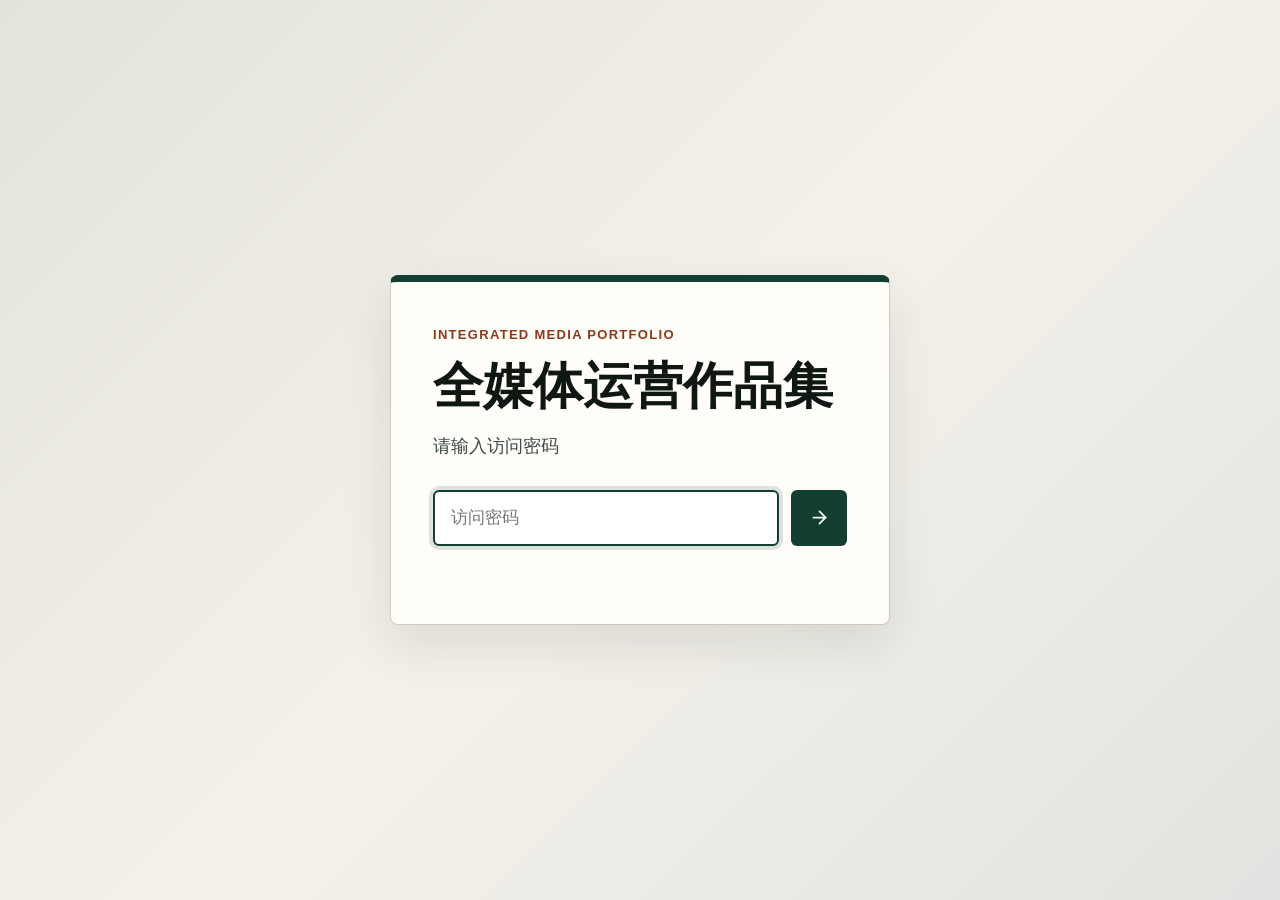
<file: index.html>
<!doctype html>
<html lang="zh-CN">
<head>
  <meta charset="utf-8">
  <meta name="viewport" content="width=device-width, initial-scale=1">
  <meta name="robots" content="noindex,nofollow">
  <meta name="theme-color" content="#f3f0e9">
  <title>全媒体运营作品集</title>
  <link rel="icon" href="favicon.svg?v=20260920n" type="image/svg+xml">
  <link rel="stylesheet" href="styles.css?v=20260919e">
  <script src="assets/vendor/lucide.min.js" defer></script>
  <script src="script.js?v=20261028b" defer></script>
</head>
<body class="is-locked">
  <div class="password-gate" id="passwordGate" role="dialog" aria-modal="true" aria-labelledby="gateTitle">
    <div class="gate-panel">
      <p class="eyebrow">Integrated Media Portfolio</p>
      <h1 id="gateTitle">全媒体运营作品集</h1>
      <p class="gate-copy">请输入访问密码</p>
      <form class="gate-form" id="passwordForm" novalidate>
        <label class="sr-only" for="passwordInput">访问密码</label>
        <div class="gate-input-row">
          <input id="passwordInput" name="password" type="password" autocomplete="current-password" inputmode="text" placeholder="访问密码" autofocus>
          <button class="primary-button" type="submit" aria-label="进入作品集">
            <i data-lucide="arrow-right" aria-hidden="true"></i>
          </button>
        </div>
        <p class="gate-error" id="gateError" role="alert" aria-live="polite"></p>
      </form>
    </div>
  </div>

  <div class="site-shell" id="siteShell" aria-hidden="true" inert>
    <aside class="sidebar">
      <a class="brand" href="#top" aria-label="返回顶部">
        <span class="brand-mark">News</span>
        <span class="brand-text">全媒体运营<br>作品集</span>
      </a>

      <nav class="section-nav" id="sectionNav" aria-label="作品分类"></nav>

      <div class="sidebar-foot">
        <p>2026 / Selected Work</p>
        <button class="ghost-button" id="lockButton" type="button">
          <i data-lucide="lock-keyhole" aria-hidden="true"></i>
          <span>锁定作品集</span>
        </button>
      </div>
    </aside>

    <main class="main-content" id="top">
      <header class="page-header">
        <p class="eyebrow">Integrated Media / 2026</p>
        <h1>全媒体运营作品集</h1>
      </header>

      <div class="sections" id="sections"></div>
    </main>
  </div>

  <div class="viewer" id="viewer" aria-hidden="true">
    <div class="viewer-backdrop" data-close-viewer></div>
    <section class="viewer-panel" role="dialog" aria-modal="true" aria-labelledby="viewerTitle">
      <header class="viewer-header">
        <div>
          <p class="eyebrow" id="viewerType"></p>
          <h2 id="viewerTitle"></h2>
        </div>
        <button class="icon-button" id="viewerClose" type="button" aria-label="关闭预览">
          <i data-lucide="x" aria-hidden="true"></i>
        </button>
      </header>
      <div class="viewer-body" id="viewerBody"></div>
    </section>
  </div>

  <noscript>本站需要启用 JavaScript 才能浏览。</noscript>
</body>
</html>
</file>
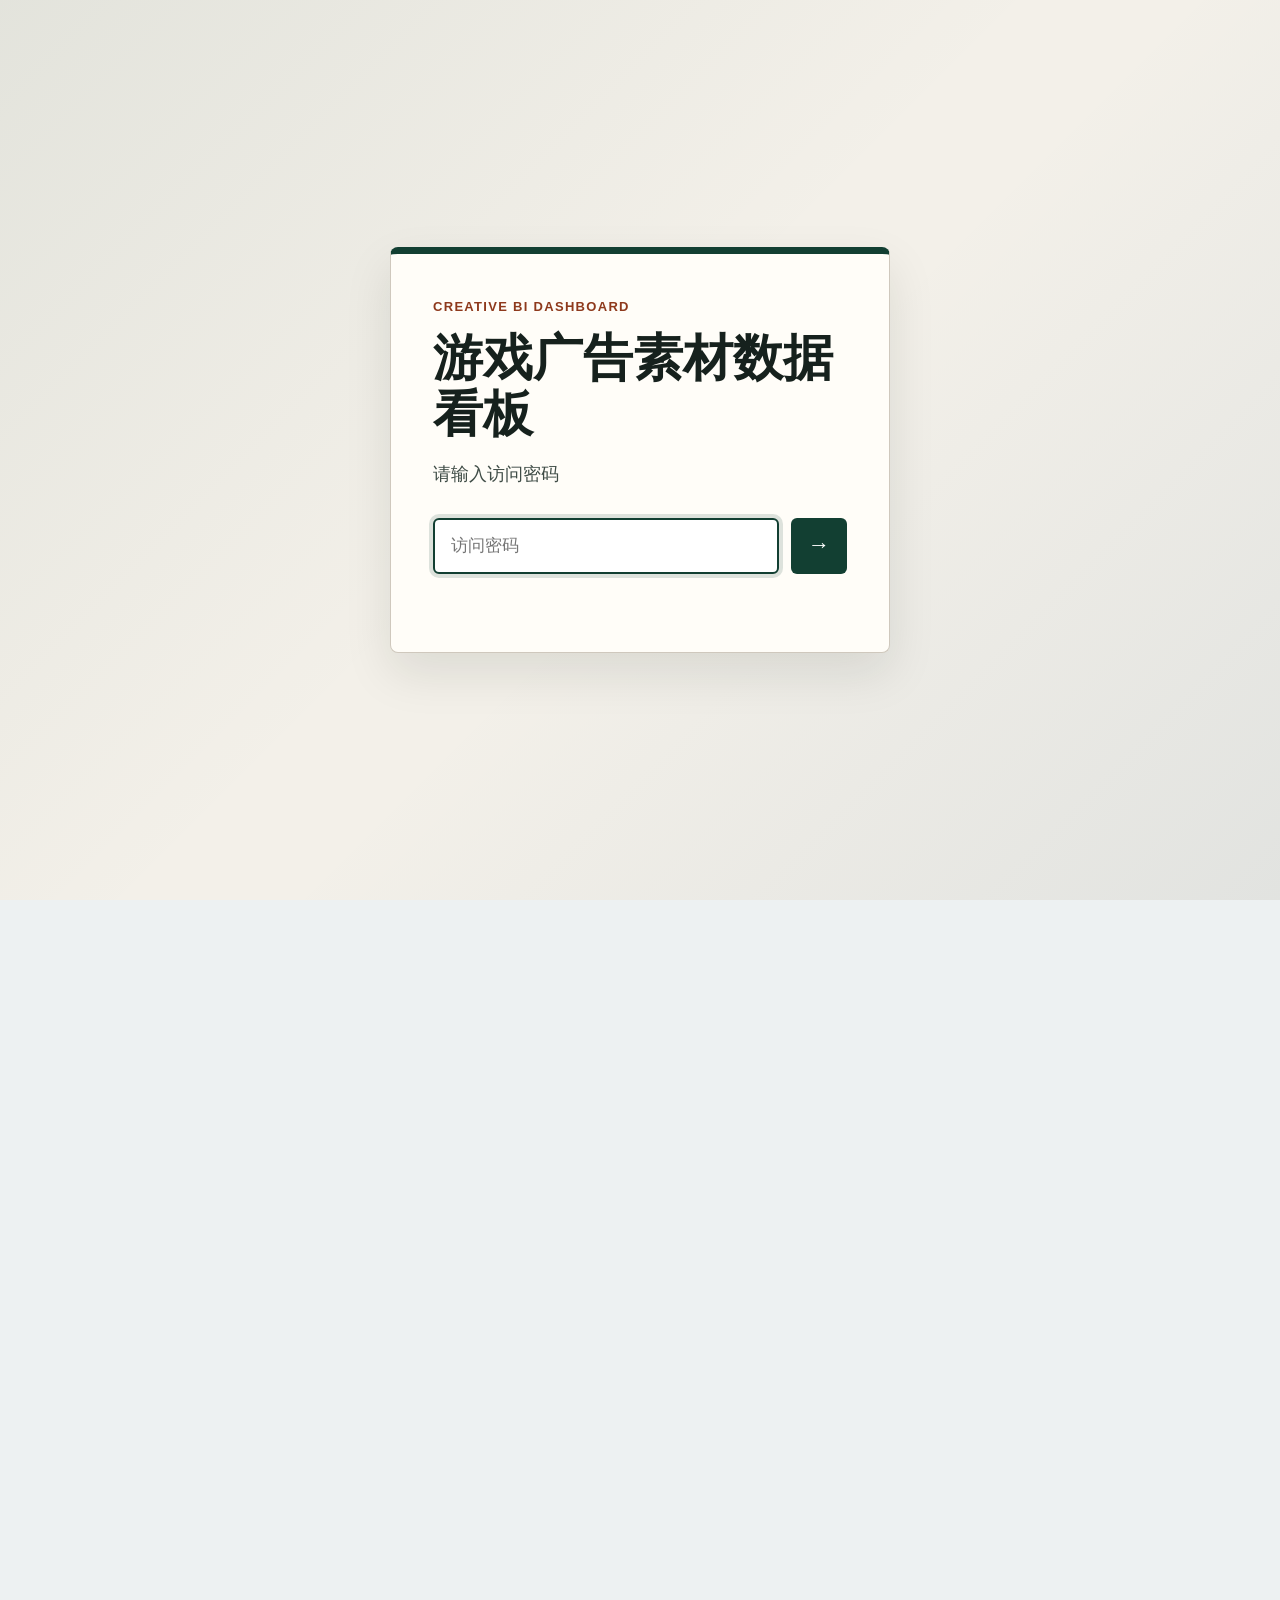
<file: analytics/index.html>
<!doctype html>
<html lang="zh-CN">
<head>
  <meta charset="utf-8">
  <meta name="viewport" content="width=device-width, initial-scale=1">
  <meta name="robots" content="noindex,nofollow">
  <title>游戏广告素材数据看板</title>
  <link rel="icon" href="../favicon.svg?v=20260920n" type="image/svg+xml">
  <link rel="stylesheet" href="../styles.css?v=20260919e">
  <link rel="stylesheet" href="styles.css?v=20260920a">
  <script src="vendor/echarts.min.js" defer></script>
  <script src="dashboard.js?v=20261028b" defer></script>
</head>
<body class="is-locked analytics-page">
  <div class="password-gate" id="passwordGate" role="dialog" aria-modal="true" aria-labelledby="gateTitle">
    <div class="gate-panel">
      <p class="eyebrow">Creative BI Dashboard</p>
      <h1 id="gateTitle">游戏广告素材数据看板</h1>
      <p class="gate-copy">请输入访问密码</p>
      <form class="gate-form" id="passwordForm" novalidate>
        <label class="sr-only" for="passwordInput">访问密码</label>
        <div class="gate-input-row">
          <input id="passwordInput" type="password" autocomplete="current-password" inputmode="text" placeholder="访问密码" autofocus>
          <button class="primary-button" type="submit" aria-label="进入看板">
            <span class="gate-arrow">→</span>
          </button>
        </div>
        <p class="gate-error" id="gateError" role="alert" aria-live="polite"></p>
      </form>
    </div>
  </div>

  <div class="analytics-shell" id="analyticsShell" aria-hidden="true" inert>
    <header class="analytics-header">
      <div class="analytics-brand">
        <span class="analytics-brand-mark">BI</span>
        <div>
          <p class="eyebrow">Operations Analytics / 2026</p>
          <h1>游戏广告素材数据看板</h1>
        </div>
      </div>
      <div class="analytics-header-actions">
        <span class="sample-badge">脱敏样例数据</span>
        <a class="back-link" href="../index.html">返回作品集</a>
      </div>
    </header>

    <main class="analytics-main">
      <section class="filter-panel" aria-label="看板筛选">
        <div class="filter-field">
          <label for="startDate">开始日期</label>
          <input id="startDate" type="date" min="2026-07-01" max="2026-08-31">
        </div>
        <div class="filter-field">
          <label for="endDate">结束日期</label>
          <input id="endDate" type="date" min="2026-07-01" max="2026-08-31">
        </div>
        <div class="filter-field filter-field--channels">
          <span>投放渠道</span>
          <div class="channel-filters" id="channelFilters"></div>
        </div>
        <div class="filter-field">
          <label for="creativeSearch">素材筛选</label>
          <input id="creativeSearch" type="search" placeholder="输入素材名称或创意ID">
        </div>
        <button class="reset-button" id="resetFilters" type="button">重置筛选</button>
      </section>

      <section class="dashboard-section">
        <div class="section-caption">
          <div>
            <p class="eyebrow">Primary Metrics</p>
            <h2>核心指标</h2>
          </div>
          <p id="dataScopeText">2026-07-01 至 2026-08-31</p>
        </div>
        <div class="primary-metrics" id="primaryMetrics"></div>
        <div class="secondary-metrics" id="secondaryMetrics"></div>
      </section>

      <section class="dashboard-section">
        <div class="section-caption">
          <div>
            <p class="eyebrow">Performance View</p>
            <h2>投放表现</h2>
          </div>
        </div>
        <div class="chart-grid">
          <article class="chart-card chart-card--wide">
            <header><h3>每日消耗</h3><span>按筛选条件汇总</span></header>
            <div class="chart" id="trendChart"></div>
          </article>
          <article class="chart-card top-creatives-card">
            <header>
              <div>
                <h3>高消耗素材 TOP 3</h3>
                <span>按渠道切换</span>
              </div>
            </header>
            <div class="channel-tabs" id="topChannelTabs"></div>
            <div class="top-creatives-list" id="topCreativesList"></div>
          </article>
        </div>
      </section>

      <section class="dashboard-section">
        <div class="section-caption">
          <div>
            <p class="eyebrow">Creative Detail</p>
            <h2>素材明细</h2>
          </div>
          <p>点击任意一行查看素材、账户整体与平台参考值对比</p>
        </div>
        <div class="creative-table-wrap">
          <table class="creative-table">
            <thead>
              <tr>
                <th>素材</th>
                <th>渠道</th>
                <th>广告组</th>
                <th><button type="button" data-sort="spend">消耗 <span></span></button></th>
                <th><button type="button" data-sort="impressions">曝光量 <span></span></button></th>
                <th><button type="button" data-sort="ctr">曝光点击率 <span></span></button></th>
                <th><button type="button" data-sort="clickDownloadRate">点击下载率 <span></span></button></th>
                <th><button type="button" data-sort="impressionDownloadRate">曝光下载率 <span></span></button></th>
                <th><button type="button" data-sort="cpm">CPM <span></span></button></th>
                <th><button type="button" data-sort="roi">ROI <span></span></button></th>
              </tr>
            </thead>
            <tbody id="creativeTableBody"></tbody>
          </table>
        </div>
        <div class="table-pagination">
          <span id="pageStatus"></span>
          <div class="pagination-controls">
            <button id="prevPage" type="button">上一页</button>
            <div id="pageNumbers"></div>
            <button id="nextPage" type="button">下一页</button>
          </div>
        </div>
      </section>
    </main>
  </div>

  <div class="detail-drawer" id="detailDrawer" aria-hidden="true">
    <button class="detail-backdrop" type="button" data-close-detail aria-label="关闭素材详情"></button>
    <aside class="detail-panel" role="dialog" aria-modal="true" aria-labelledby="detailTitle">
      <header class="detail-header">
        <div>
          <p class="eyebrow" id="detailKicker"></p>
          <h2 id="detailTitle"></h2>
        </div>
        <button class="detail-close" type="button" data-close-detail aria-label="关闭">×</button>
      </header>
      <div class="detail-body" id="detailBody"></div>
    </aside>
  </div>

  <noscript>本站需要启用 JavaScript 才能浏览。</noscript>
</body>
</html>
</file>
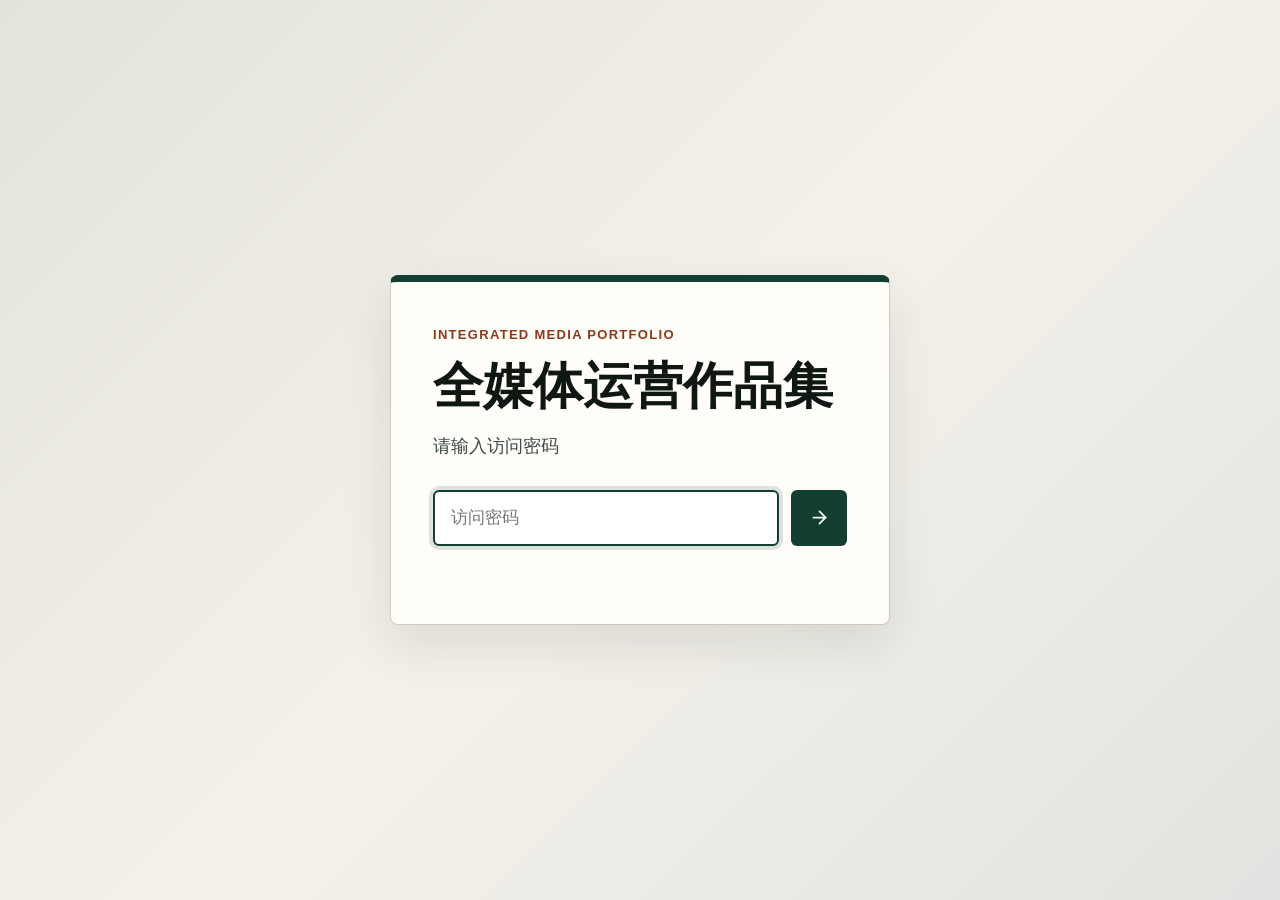
<file: :/Users/china/Documents/简历/GitHub发布/media-portfolio/index.html>
<!doctype html>
<html lang="zh-CN">
<head>
  <meta charset="utf-8">
  <meta name="viewport" content="width=device-width, initial-scale=1">
  <meta name="robots" content="noindex,nofollow">
  <meta name="theme-color" content="#f3f0e9">
  <title>全媒体运营作品集</title>
  <link rel="icon" href="favicon.svg?v=20260920n" type="image/svg+xml">
  <link rel="stylesheet" href="styles.css?v=20260919e">
  <script src="assets/vendor/lucide.min.js" defer></script>
  <script src="script.js?v=20260920k" defer></script>
</head>
<body class="is-locked">
  <div class="password-gate" id="passwordGate" role="dialog" aria-modal="true" aria-labelledby="gateTitle">
    <div class="gate-panel">
      <p class="eyebrow">Integrated Media Portfolio</p>
      <h1 id="gateTitle">全媒体运营作品集</h1>
      <p class="gate-copy">请输入访问密码</p>
      <form class="gate-form" id="passwordForm" novalidate>
        <label class="sr-only" for="passwordInput">访问密码</label>
        <div class="gate-input-row">
          <input id="passwordInput" name="password" type="password" autocomplete="current-password" inputmode="text" placeholder="访问密码" autofocus>
          <button class="primary-button" type="submit" aria-label="进入作品集">
            <i data-lucide="arrow-right" aria-hidden="true"></i>
          </button>
        </div>
        <p class="gate-error" id="gateError" role="alert" aria-live="polite"></p>
      </form>
    </div>
  </div>

  <div class="site-shell" id="siteShell" aria-hidden="true" inert>
    <aside class="sidebar">
      <a class="brand" href="#top" aria-label="返回顶部">
        <span class="brand-mark">News</span>
        <span class="brand-text">全媒体运营<br>作品集</span>
      </a>

      <nav class="section-nav" id="sectionNav" aria-label="作品分类"></nav>

      <div class="sidebar-foot">
        <p>2026 / Selected Work</p>
        <button class="ghost-button" id="lockButton" type="button">
          <i data-lucide="lock-keyhole" aria-hidden="true"></i>
          <span>锁定作品集</span>
        </button>
      </div>
    </aside>

    <main class="main-content" id="top">
      <header class="page-header">
        <p class="eyebrow">Integrated Media / 2026</p>
        <h1>全媒体运营作品集</h1>
      </header>

      <div class="sections" id="sections"></div>
    </main>
  </div>

  <div class="viewer" id="viewer" aria-hidden="true">
    <div class="viewer-backdrop" data-close-viewer></div>
    <section class="viewer-panel" role="dialog" aria-modal="true" aria-labelledby="viewerTitle">
      <header class="viewer-header">
        <div>
          <p class="eyebrow" id="viewerType"></p>
          <h2 id="viewerTitle"></h2>
        </div>
        <button class="icon-button" id="viewerClose" type="button" aria-label="关闭预览">
          <i data-lucide="x" aria-hidden="true"></i>
        </button>
      </header>
      <div class="viewer-body" id="viewerBody"></div>
    </section>
  </div>

  <noscript>本站需要启用 JavaScript 才能浏览。</noscript>
</body>
</html>
</file>
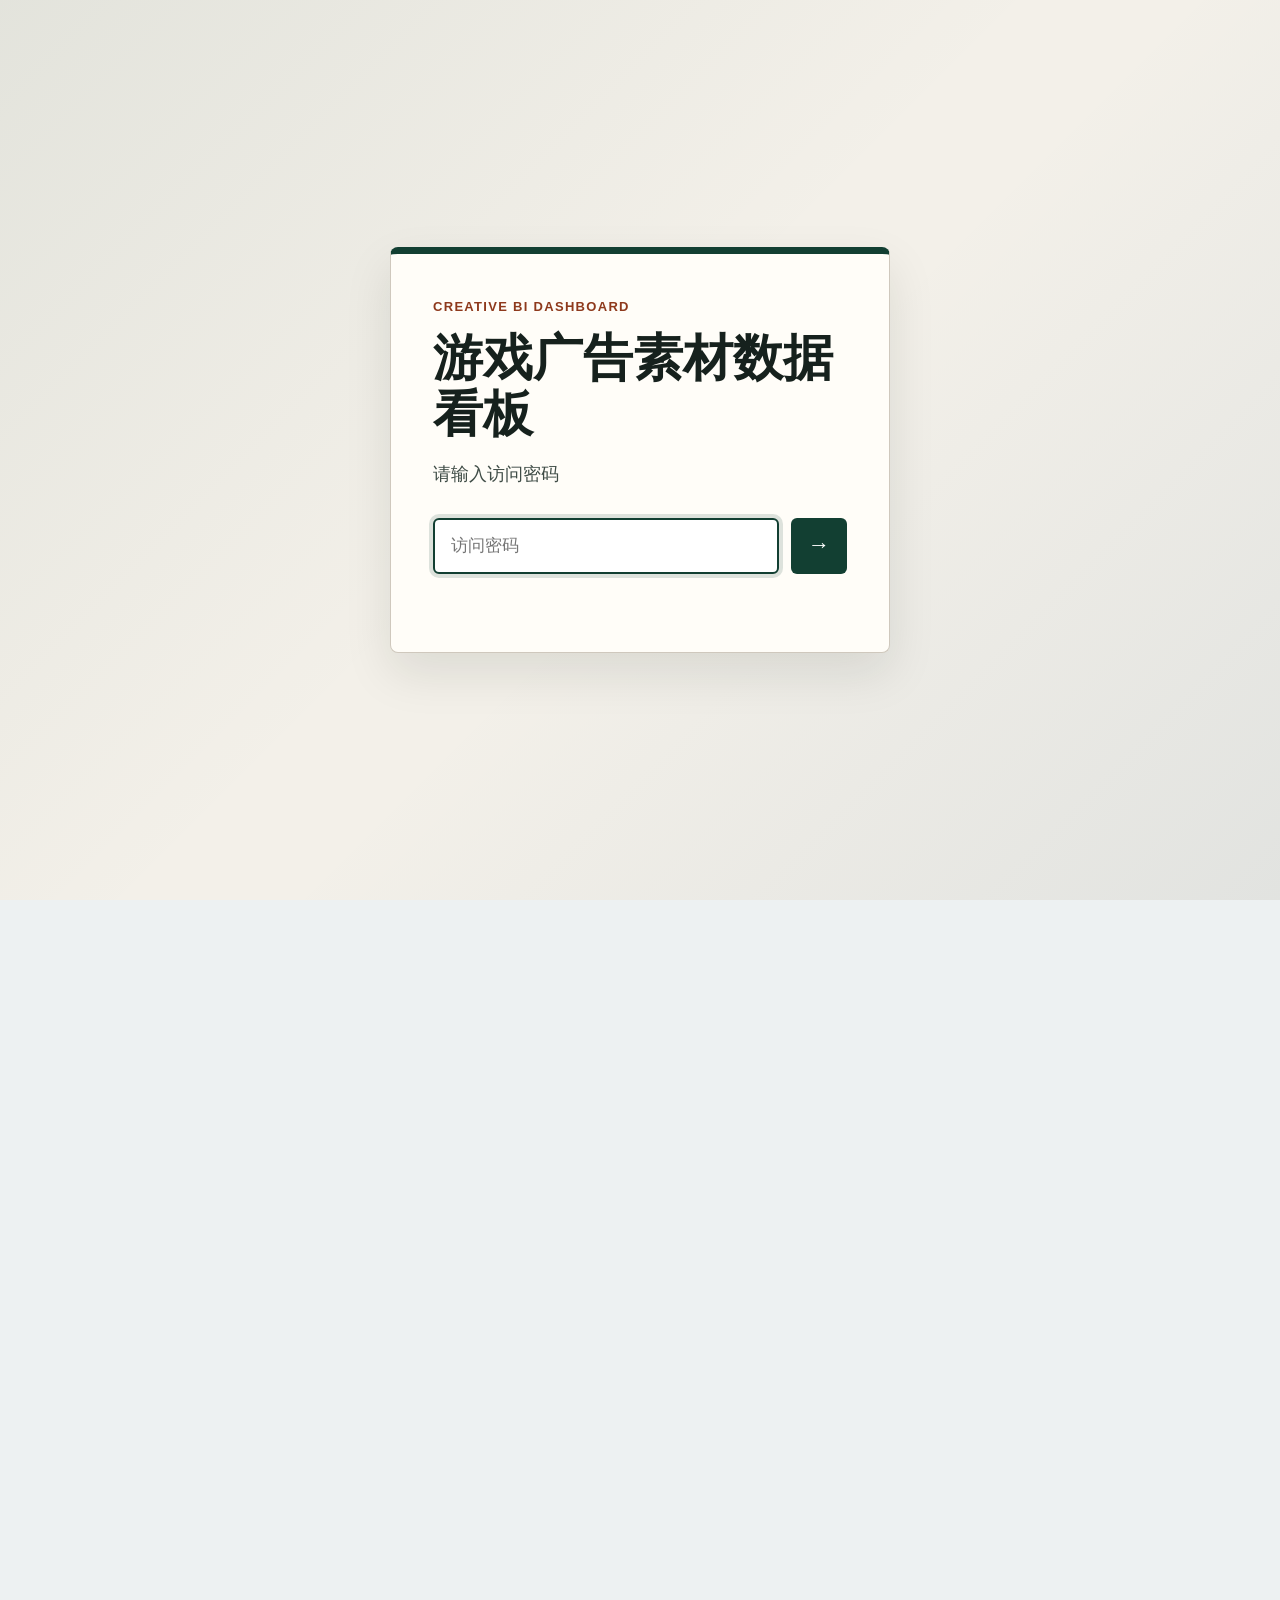
<file: :/Users/china/Documents/简历/GitHub发布/media-portfolio/analytics/index.html>
<!doctype html>
<html lang="zh-CN">
<head>
  <meta charset="utf-8">
  <meta name="viewport" content="width=device-width, initial-scale=1">
  <meta name="robots" content="noindex,nofollow">
  <title>游戏广告素材数据看板</title>
  <link rel="icon" href="../favicon.svg?v=20260920n" type="image/svg+xml">
  <link rel="stylesheet" href="../styles.css?v=20260919e">
  <link rel="stylesheet" href="styles.css?v=20260920a">
  <script src="vendor/echarts.min.js" defer></script>
  <script src="dashboard.js?v=20260920d" defer></script>
</head>
<body class="is-locked analytics-page">
  <div class="password-gate" id="passwordGate" role="dialog" aria-modal="true" aria-labelledby="gateTitle">
    <div class="gate-panel">
      <p class="eyebrow">Creative BI Dashboard</p>
      <h1 id="gateTitle">游戏广告素材数据看板</h1>
      <p class="gate-copy">请输入访问密码</p>
      <form class="gate-form" id="passwordForm" novalidate>
        <label class="sr-only" for="passwordInput">访问密码</label>
        <div class="gate-input-row">
          <input id="passwordInput" type="password" autocomplete="current-password" inputmode="text" placeholder="访问密码" autofocus>
          <button class="primary-button" type="submit" aria-label="进入看板">
            <span class="gate-arrow">→</span>
          </button>
        </div>
        <p class="gate-error" id="gateError" role="alert" aria-live="polite"></p>
      </form>
    </div>
  </div>

  <div class="analytics-shell" id="analyticsShell" aria-hidden="true" inert>
    <header class="analytics-header">
      <div class="analytics-brand">
        <span class="analytics-brand-mark">BI</span>
        <div>
          <p class="eyebrow">Operations Analytics / 2026</p>
          <h1>游戏广告素材数据看板</h1>
        </div>
      </div>
      <div class="analytics-header-actions">
        <span class="sample-badge">脱敏样例数据</span>
        <a class="back-link" href="../index.html">返回作品集</a>
      </div>
    </header>

    <main class="analytics-main">
      <section class="filter-panel" aria-label="看板筛选">
        <div class="filter-field">
          <label for="startDate">开始日期</label>
          <input id="startDate" type="date" min="2026-07-01" max="2026-08-31">
        </div>
        <div class="filter-field">
          <label for="endDate">结束日期</label>
          <input id="endDate" type="date" min="2026-07-01" max="2026-08-31">
        </div>
        <div class="filter-field filter-field--channels">
          <span>投放渠道</span>
          <div class="channel-filters" id="channelFilters"></div>
        </div>
        <div class="filter-field">
          <label for="creativeSearch">素材筛选</label>
          <input id="creativeSearch" type="search" placeholder="输入素材名称或创意ID">
        </div>
        <button class="reset-button" id="resetFilters" type="button">重置筛选</button>
      </section>

      <section class="dashboard-section">
        <div class="section-caption">
          <div>
            <p class="eyebrow">Primary Metrics</p>
            <h2>核心指标</h2>
          </div>
          <p id="dataScopeText">2026-07-01 至 2026-08-31</p>
        </div>
        <div class="primary-metrics" id="primaryMetrics"></div>
        <div class="secondary-metrics" id="secondaryMetrics"></div>
      </section>

      <section class="dashboard-section">
        <div class="section-caption">
          <div>
            <p class="eyebrow">Performance View</p>
            <h2>投放表现</h2>
          </div>
        </div>
        <div class="chart-grid">
          <article class="chart-card chart-card--wide">
            <header><h3>每日消耗</h3><span>按筛选条件汇总</span></header>
            <div class="chart" id="trendChart"></div>
          </article>
          <article class="chart-card top-creatives-card">
            <header>
              <div>
                <h3>高消耗素材 TOP 3</h3>
                <span>按渠道切换</span>
              </div>
            </header>
            <div class="channel-tabs" id="topChannelTabs"></div>
            <div class="top-creatives-list" id="topCreativesList"></div>
          </article>
        </div>
      </section>

      <section class="dashboard-section">
        <div class="section-caption">
          <div>
            <p class="eyebrow">Creative Detail</p>
            <h2>素材明细</h2>
          </div>
          <p>点击任意一行查看素材、账户整体与平台参考值对比</p>
        </div>
        <div class="creative-table-wrap">
          <table class="creative-table">
            <thead>
              <tr>
                <th>素材</th>
                <th>渠道</th>
                <th>广告组</th>
                <th><button type="button" data-sort="spend">消耗 <span></span></button></th>
                <th><button type="button" data-sort="impressions">曝光量 <span></span></button></th>
                <th><button type="button" data-sort="ctr">曝光点击率 <span></span></button></th>
                <th><button type="button" data-sort="clickDownloadRate">点击下载率 <span></span></button></th>
                <th><button type="button" data-sort="impressionDownloadRate">曝光下载率 <span></span></button></th>
                <th><button type="button" data-sort="cpm">CPM <span></span></button></th>
                <th><button type="button" data-sort="roi">ROI <span></span></button></th>
              </tr>
            </thead>
            <tbody id="creativeTableBody"></tbody>
          </table>
        </div>
        <div class="table-pagination">
          <span id="pageStatus"></span>
          <div class="pagination-controls">
            <button id="prevPage" type="button">上一页</button>
            <div id="pageNumbers"></div>
            <button id="nextPage" type="button">下一页</button>
          </div>
        </div>
      </section>
    </main>
  </div>

  <div class="detail-drawer" id="detailDrawer" aria-hidden="true">
    <button class="detail-backdrop" type="button" data-close-detail aria-label="关闭素材详情"></button>
    <aside class="detail-panel" role="dialog" aria-modal="true" aria-labelledby="detailTitle">
      <header class="detail-header">
        <div>
          <p class="eyebrow" id="detailKicker"></p>
          <h2 id="detailTitle"></h2>
        </div>
        <button class="detail-close" type="button" data-close-detail aria-label="关闭">×</button>
      </header>
      <div class="detail-body" id="detailBody"></div>
    </aside>
  </div>

  <noscript>本站需要启用 JavaScript 才能浏览。</noscript>
</body>
</html>
</file>
<file: styles.css>
:root {
  --paper: #f3f0e9;
  --surface: #fffdf8;
  --surface-strong: #ffffff;
  --ink: #0f1713;
  --muted: #3f4c46;
  --line: #cfc8bd;
  --line-strong: #a99f92;
  --green: #123f32;
  --rust: #8e391c;
  --blue: #174b78;
  --gold: #765104;
  --shadow: 0 20px 48px rgba(23, 25, 22, 0.10);
  --radius: 8px;
  --content-width: 1520px;
}

* { box-sizing: border-box; }

html {
  scroll-behavior: smooth;
  scroll-padding-top: 24px;
}

body {
  margin: 0;
  background: var(--paper);
  color: var(--ink);
  font-family: "Microsoft YaHei", "PingFang SC", "Segoe UI", sans-serif;
  font-size: 18px;
  line-height: 1.65;
  text-rendering: optimizeLegibility;
  -webkit-font-smoothing: antialiased;
}

body.is-locked { overflow: hidden; }

button,
input { font: inherit; }

button,
a { -webkit-tap-highlight-color: transparent; }

a { color: inherit; text-decoration: none; }

img { display: block; max-width: 100%; }

.sr-only {
  position: absolute;
  width: 1px;
  height: 1px;
  padding: 0;
  margin: -1px;
  overflow: hidden;
  clip: rect(0, 0, 0, 0);
  white-space: nowrap;
  border: 0;
}

.password-gate {
  position: fixed;
  inset: 0;
  z-index: 100;
  display: grid;
  place-items: center;
  padding: 24px;
  background:
    linear-gradient(135deg, rgba(18, 63, 50, 0.07), transparent 48%),
    linear-gradient(315deg, rgba(23, 75, 120, 0.08), transparent 46%),
    var(--paper);
  transition: opacity 260ms ease, visibility 260ms ease;
}

.password-gate.is-hidden {
  opacity: 0;
  visibility: hidden;
  pointer-events: none;
}

.gate-panel {
  width: min(100%, 500px);
  padding: 42px;
  background: var(--surface);
  border: 1px solid var(--line);
  border-top: 7px solid var(--green);
  border-radius: var(--radius);
  box-shadow: var(--shadow);
}

.eyebrow {
  margin: 0 0 12px;
  color: var(--rust);
  font-size: 13px;
  font-weight: 800;
  letter-spacing: 0.10em;
  text-transform: uppercase;
}

.gate-panel h1,
.page-header h1,
.section-title,
.viewer-header h2,
.card-title {
  margin: 0;
  font-family: "Songti SC", "SimSun", "Noto Serif SC", serif;
  font-weight: 800;
  line-height: 1.12;
}

.gate-panel h1 {
  font-size: clamp(38px, 6vw, 50px);
}

.gate-copy {
  margin: 18px 0 28px;
  color: var(--muted);
  font-size: 18px;
}

.gate-form { margin: 0; }

.gate-input-row {
  display: grid;
  grid-template-columns: 1fr 56px;
  gap: 12px;
}

.gate-input-row input {
  min-width: 0;
  height: 56px;
  padding: 0 16px;
  border: 2px solid var(--line-strong);
  border-radius: 6px;
  background: var(--surface-strong);
  color: var(--ink);
  font-size: 17px;
  outline: none;
}

.gate-input-row input:focus {
  border-color: var(--green);
  box-shadow: 0 0 0 4px rgba(18, 63, 50, 0.14);
}

.primary-button,
.icon-button {
  display: inline-flex;
  align-items: center;
  justify-content: center;
  border: 0;
  border-radius: 6px;
  cursor: pointer;
}

.primary-button {
  width: 56px;
  height: 56px;
  background: var(--green);
  color: #fff;
}

.primary-button:hover { background: #0b3025; }

.primary-button svg,
.icon-button svg {
  width: 21px;
  height: 21px;
}

.gate-error {
  min-height: 24px;
  margin: 12px 0 0;
  color: var(--rust);
  font-size: 15px;
  font-weight: 700;
}

.site-shell {
  display: grid;
  grid-template-columns: 272px minmax(0, 1fr);
  min-height: 100vh;
  opacity: 0;
  transition: opacity 300ms ease;
}

.site-shell.is-visible { opacity: 1; }

.sidebar {
  position: sticky;
  top: 0;
  min-width: 0;
  height: 100vh;
  padding: 34px 26px 26px;
  border-right: 1px solid var(--line);
  background: rgba(243, 240, 233, 0.97);
  backdrop-filter: blur(14px);
  display: flex;
  flex-direction: column;
}

.brand {
  display: flex;
  align-items: center;
  gap: 13px;
}

.brand-mark {
  display: grid;
  place-items: center;
  width: 48px;
  height: 48px;
  border-radius: 50%;
  background: var(--green);
  color: #fff;
  font-family: Georgia, serif;
  font-size: 14px;
  font-weight: 800;
}

.brand-text {
  font-size: 17px;
  font-weight: 800;
  line-height: 1.25;
}

.section-nav {
  display: grid;
  min-width: 0;
  gap: 8px;
  margin-top: 52px;
}

.nav-link {
  display: grid;
  grid-template-columns: 38px 1fr;
  align-items: center;
  gap: 10px;
  padding: 13px 12px;
  border: 1px solid transparent;
  border-radius: 6px;
  color: var(--muted);
  font-size: 17px;
  font-weight: 700;
  transition: background 180ms ease, color 180ms ease, border-color 180ms ease;
}

.nav-link:hover,
.nav-link.is-active {
  background: var(--surface-strong);
  border-color: var(--line);
  color: var(--ink);
}

.nav-number {
  color: var(--rust);
  font-family: Georgia, serif;
  font-size: 15px;
}

.sidebar-foot {
  margin-top: auto;
  padding-top: 24px;
  border-top: 1px solid var(--line);
}

.sidebar-foot p {
  margin: 0 0 14px;
  color: var(--muted);
  font-size: 13px;
  font-weight: 700;
  letter-spacing: 0.08em;
  text-transform: uppercase;
}

.ghost-button {
  display: inline-flex;
  align-items: center;
  gap: 9px;
  padding: 10px 0;
  border: 0;
  background: transparent;
  color: var(--muted);
  font-size: 16px;
  font-weight: 700;
  cursor: pointer;
}

.ghost-button:hover { color: var(--ink); }
.ghost-button svg { width: 18px; height: 18px; }

.main-content {
  min-width: 0;
  padding: 58px 60px 96px;
}

.page-header,
.section,
.site-footer {
  width: min(var(--content-width), 100%);
}

.page-header {
  padding-bottom: 46px;
}

.page-header h1 {
  max-width: 1000px;
  font-size: clamp(52px, 5.4vw, 82px);
}

.page-intro {
  max-width: 1060px;
  margin: 22px 0 0;
  color: var(--muted);
  font-size: clamp(18px, 1.15vw, 22px);
  font-weight: 600;
  line-height: 1.75;
}

.section {
  scroll-margin-top: 22px;
  padding: 42px 0 76px;
  border-top: 2px solid var(--line-strong);
}

.section-head {
  display: grid;
  grid-template-columns: 58px minmax(0, 1fr);
  gap: 18px;
  margin-bottom: 34px;
}

.section-index {
  padding-top: 10px;
  border-top: 3px solid var(--section-color, var(--green));
  color: var(--section-color, var(--green));
  font-family: Georgia, serif;
  font-size: 19px;
  font-weight: 800;
}

.section-title {
  color: var(--ink);
  font-size: clamp(38px, 3.3vw, 52px);
}

.section-description {
  max-width: 980px;
  margin: 14px 0 0;
  color: var(--muted);
  font-size: clamp(17px, 1.05vw, 20px);
  font-weight: 600;
}

.group + .group {
  margin-top: 46px;
}

.group-head {
  display: flex;
  align-items: baseline;
  justify-content: space-between;
  gap: 20px;
  margin-bottom: 18px;
  padding-bottom: 12px;
  border-bottom: 1px solid var(--line);
}

.group-head h3 {
  margin: 0;
  color: var(--ink);
  font-size: 24px;
}

.group-head span {
  color: var(--muted);
  font-size: 14px;
  font-weight: 700;
  letter-spacing: 0.08em;
  text-transform: uppercase;
}

.card-grid {
  display: grid;
  gap: 24px;
  width: 100%;
}

.card-grid[data-columns="2"] {
  grid-template-columns: repeat(2, minmax(0, 1fr));
}

.card-grid[data-columns="3"] {
  grid-template-columns: repeat(3, minmax(0, 1fr));
}

.work-card {
  min-width: 0;
  overflow: hidden;
  border: 1px solid var(--line);
  border-radius: var(--radius);
  background: var(--surface);
  box-shadow: 0 10px 28px rgba(30, 28, 24, 0.05);
  transition: transform 180ms ease, box-shadow 180ms ease, border-color 180ms ease;
}

.work-card:hover {
  transform: translateY(-3px);
  box-shadow: var(--shadow);
  border-color: var(--line-strong);
}

.work-card__action {
  display: block;
  width: 100%;
  height: 100%;
  padding: 0;
  border: 0;
  background: transparent;
  color: inherit;
  text-align: left;
  cursor: pointer;
}

.card-media {
  position: relative;
  aspect-ratio: 16 / 9;
  overflow: hidden;
  border-bottom: 1px solid var(--line);
  background: #ddd7ce;
}

.card-media img {
  width: 100%;
  height: 100%;
  object-fit: cover;
  object-position: center;
  transition: transform 360ms ease;
}

.work-card:hover .card-media img {
  transform: scale(1.025);
}

.card-media--new-media img {
  object-position: center top;
}

.card-media--top img {
  object-position: center top;
}

.card-media--blank {
  background:
    linear-gradient(135deg, rgba(18, 63, 50, 0.05), transparent 58%),
    repeating-linear-gradient(45deg, #f7f4ee 0 18px, #f2eee7 18px 36px);
}

.card-type {
  position: absolute;
  top: 14px;
  left: 14px;
  padding: 6px 10px;
  border: 1px solid rgba(255, 255, 255, 0.8);
  border-radius: 4px;
  background: rgba(10, 18, 14, 0.88);
  color: #fff;
  font-size: 12px;
  font-weight: 800;
  letter-spacing: 0.05em;
}

.card-body {
  display: flex;
  flex-direction: column;
  min-height: 268px;
  padding: 25px 26px 24px;
}

.card-kicker {
  margin: 0 0 10px;
  color: var(--section-color, var(--green));
  font-size: 13px;
  font-weight: 800;
  letter-spacing: 0.08em;
  text-transform: uppercase;
}

.card-title {
  color: var(--ink);
  font-size: clamp(25px, 1.65vw, 30px);
  font-weight: 900;
  line-height: 1.28;
}

.card-summary {
  margin: 14px 0 24px;
  color: #35413b;
  font-size: clamp(17px, 1vw, 19px);
  font-weight: 400;
  line-height: 1.75;
}

.card-footer {
  display: flex;
  align-items: center;
  justify-content: flex-end;
  margin-top: auto;
  padding-top: 18px;
  border-top: 1px solid var(--line);
}

.card-open {
  display: inline-flex;
  align-items: center;
  gap: 9px;
  color: var(--section-color, var(--green));
  font-size: 17px;
  font-weight: 800;
  line-height: 1.2;
}

.card-open svg {
  width: 19px;
  height: 19px;
}

.viewer {
  position: fixed;
  inset: 0;
  z-index: 90;
  display: none;
}

.viewer.is-open { display: block; }

.viewer-backdrop {
  position: absolute;
  inset: 0;
  background: rgba(10, 15, 12, 0.86);
  backdrop-filter: blur(7px);
}

.viewer-panel {
  position: absolute;
  inset: 18px;
  display: grid;
  grid-template-rows: auto minmax(0, 1fr);
  overflow: hidden;
  border: 1px solid rgba(255, 255, 255, 0.16);
  border-radius: 10px;
  background: #f1ede5;
  box-shadow: 0 24px 80px rgba(0, 0, 0, 0.42);
}

.viewer-header {
  display: flex;
  align-items: center;
  justify-content: space-between;
  gap: 20px;
  padding: 18px 22px;
  border-bottom: 1px solid var(--line);
}

.viewer-header h2 {
  color: var(--ink);
  font-size: clamp(22px, 2vw, 32px);
}

.viewer-header .eyebrow {
  margin-bottom: 5px;
}

.icon-button {
  width: 44px;
  height: 44px;
  background: var(--surface-strong);
  border: 1px solid var(--line);
  color: var(--ink);
}

.icon-button:hover { background: #fff; }

.viewer-body {
  overflow: auto;
  padding: 24px;
}

.viewer-body.is-video {
  display: grid;
  place-items: center;
}

.viewer-body video {
  width: min(1280px, 100%);
  height: auto;
  aspect-ratio: 16 / 9;
  object-fit: cover;
  border-radius: 8px;
  background: #000;
}

.ebook-view {
  display: grid;
  justify-items: center;
  gap: 20px;
}

.ebook-page {
  width: min(100%, 1120px);
  margin: 0;
  overflow: hidden;
  border: 1px solid var(--line);
  border-radius: 6px;
  background: #fff;
  box-shadow: 0 12px 32px rgba(0, 0, 0, 0.10);
}

.ebook-page img { width: 100%; }

.image-view {
  display: flex;
  align-items: center;
  min-width: 100%;
  min-height: 100%;
  overflow: auto;
}

.image-view img {
  width: auto;
  max-width: none;
  height: calc(100vh - 178px);
  min-height: 560px;
  border-radius: 6px;
  background: #fff;
  box-shadow: 0 12px 32px rgba(0, 0, 0, 0.18);
}

.site-footer {
  display: flex;
  justify-content: space-between;
  gap: 18px;
  margin: 28px 0 0;
  padding-top: 22px;
  border-top: 1px solid var(--line);
  color: var(--muted);
  font-size: 14px;
  font-weight: 600;
}

@media (max-width: 1180px) {
  .site-shell { grid-template-columns: 232px minmax(0, 1fr); }
  .main-content { padding: 48px 38px 82px; }
  .card-grid[data-columns="3"] { grid-template-columns: repeat(2, minmax(0, 1fr)); }
}

@media (max-width: 820px) {
  body { font-size: 17px; }
  .site-shell { grid-template-columns: 1fr; }
  .sidebar {
    position: relative;
    width: 100%;
    min-width: 0;
    max-width: 100%;
    height: auto;
    padding: 20px 20px 0;
    border-right: 0;
    border-bottom: 1px solid var(--line);
  }
  .brand { margin-bottom: 18px; }
  .section-nav {
    grid-template-columns: none;
    grid-auto-flow: column;
    grid-auto-columns: 180px;
    gap: 8px;
    overflow-x: auto;
    width: 100%;
    max-width: 100%;
    margin: 0;
    padding: 0 0 16px;
    scrollbar-width: none;
  }
  .section-nav::-webkit-scrollbar { display: none; }
  .nav-link { white-space: nowrap; }
  .sidebar-foot {
    display: flex;
    align-items: center;
    justify-content: space-between;
    padding: 14px 0;
  }
  .sidebar-foot p { margin: 0; }
  .main-content { padding: 34px 20px 64px; }
  .page-header { padding-bottom: 34px; }
  .page-header h1 { font-size: clamp(42px, 11vw, 58px); }
  .page-intro { font-size: 18px; }
  .section { padding: 32px 0 56px; }
  .section-head { grid-template-columns: 1fr; gap: 4px; margin-bottom: 24px; }
  .section-index { width: 46px; }
  .section-title { font-size: 36px; }
  .section-description { font-size: 17px; }
  .group-head { align-items: flex-start; flex-direction: column; gap: 4px; }
  .card-grid[data-columns="2"],
  .card-grid[data-columns="3"] { grid-template-columns: 1fr; gap: 18px; }
  .card-body { min-height: 0; }
  .viewer-panel { inset: 0; border: 0; border-radius: 0; }
  .viewer-header { padding: 14px; }
  .viewer-header h2 { font-size: 20px; }
  .viewer-body { padding: 12px; }
  .image-view img { height: auto; min-height: 0; width: 1800px; }
  .site-footer { flex-direction: column; }
}

@media (prefers-reduced-motion: reduce) {
  html { scroll-behavior: auto; }
  *, *::before, *::after {
    transition-duration: 0.01ms !important;
    animation-duration: 0.01ms !important;
  }
}

/* Main content typography: 10% smaller; sidebar remains unchanged. */
.main-content .page-header h1 {
  font-size: clamp(47px, 4.86vw, 74px);
}

.main-content .page-intro {
  font-size: clamp(16px, 1.04vw, 20px);
}

.main-content .section-index {
  font-size: 17px;
}

.main-content .section-title {
  font-size: clamp(34px, 2.97vw, 47px);
}

.main-content .section-description {
  font-size: clamp(15.5px, 0.95vw, 18px);
}

.main-content .group-head h3 {
  font-size: 22px;
}

.main-content .group-head span {
  font-size: 12.5px;
}

.main-content .card-type {
  font-size: 11px;
}

.main-content .card-kicker {
  font-size: 11.5px;
}

.main-content .card-title {
  font-size: clamp(23px, 1.49vw, 27px);
}

.main-content .card-summary {
  font-size: clamp(15.5px, 0.9vw, 17px);
}

.main-content .card-open {
  font-size: 15.5px;
}

/* News cards: reduce height without changing width or image crop behavior. */
.main-content #news .card-media {
  aspect-ratio: 16 / 9;
}

.main-content #news .card-body {
  min-height: 230px;
  padding: 21px 23px 20px;
}

.main-content #news .card-summary {
  margin: 12px 0 18px;
}
</file>
<file: analytics/styles.css>
:root {
  --dash-bg: #edf1f2;
  --dash-surface: #ffffff;
  --dash-ink: #16211d;
  --dash-muted: #58635f;
  --dash-line: #d4dbd8;
  --dash-green: #16604a;
  --dash-blue: #246b9e;
  --dash-orange: #c45a24;
  --dash-gold: #8a650c;
  --dash-red: #a43b3b;
}

body.analytics-page {
  background: var(--dash-bg);
  color: var(--dash-ink);
}

body.analytics-page.is-locked .analytics-shell {
  visibility: hidden;
}

.analytics-shell {
  min-height: 100vh;
  opacity: 0;
  transition: opacity 220ms ease;
}

.analytics-shell.is-visible {
  opacity: 1;
}

.analytics-header {
  position: sticky;
  top: 0;
  z-index: 30;
  display: flex;
  align-items: center;
  justify-content: space-between;
  gap: 24px;
  padding: 18px clamp(20px, 3vw, 46px);
  background: rgba(255, 255, 255, 0.96);
  border-bottom: 1px solid var(--dash-line);
  box-shadow: 0 8px 26px rgba(24, 38, 33, 0.07);
  backdrop-filter: blur(12px);
}

.analytics-brand {
  display: flex;
  align-items: center;
  gap: 14px;
}

.analytics-brand-mark {
  display: grid;
  place-items: center;
  flex: none;
  width: 48px;
  height: 48px;
  border-radius: 8px;
  background: var(--dash-green);
  color: #fff;
  font-size: 16px;
  font-weight: 900;
}

.analytics-brand .eyebrow {
  margin-bottom: 3px;
  color: var(--dash-orange);
  font-size: 11px;
}

.analytics-brand h1 {
  margin: 0;
  font-family: "Microsoft YaHei", "PingFang SC", sans-serif;
  font-size: clamp(22px, 2vw, 32px);
  line-height: 1.2;
}

.analytics-header-actions {
  display: flex;
  align-items: center;
  gap: 12px;
}

.sample-badge {
  padding: 7px 11px;
  border: 1px solid #e8c9b8;
  border-radius: 999px;
  background: #fff3ec;
  color: #8b3918;
  font-size: 12px;
  font-weight: 800;
}

.back-link {
  padding: 9px 13px;
  border: 1px solid var(--dash-line);
  border-radius: 6px;
  background: #fff;
  font-size: 14px;
  font-weight: 800;
}

.back-link:hover {
  border-color: var(--dash-green);
  color: var(--dash-green);
}

.analytics-main {
  width: min(1580px, calc(100% - 40px));
  margin: 0 auto;
  padding: 24px 0 70px;
}

.filter-panel {
  display: grid;
  grid-template-columns: 160px 160px minmax(400px, 1fr) minmax(220px, 0.7fr) auto;
  align-items: end;
  gap: 14px;
  padding: 18px;
  background: var(--dash-surface);
  border: 1px solid var(--dash-line);
  border-radius: 8px;
  box-shadow: 0 10px 28px rgba(24, 38, 33, 0.05);
}

.filter-field {
  display: grid;
  gap: 7px;
  min-width: 0;
}

.filter-field > label,
.filter-field > span {
  color: var(--dash-muted);
  font-size: 12px;
  font-weight: 800;
}

.filter-field input {
  width: 100%;
  height: 42px;
  padding: 0 11px;
  border: 1px solid var(--dash-line);
  border-radius: 6px;
  background: #fbfcfc;
  color: var(--dash-ink);
}

.channel-filters {
  display: flex;
  flex-wrap: wrap;
  gap: 7px;
}

.channel-filter {
  display: inline-flex;
  align-items: center;
  gap: 6px;
  min-height: 38px;
  padding: 0 10px;
  border: 1px solid var(--dash-line);
  border-radius: 6px;
  background: #fff;
  color: var(--dash-muted);
  font-size: 13px;
  font-weight: 800;
  cursor: pointer;
}

.channel-filter input {
  width: 14px;
  height: 14px;
  margin: 0;
  accent-color: var(--dash-green);
}

.channel-filter:has(input:checked) {
  border-color: var(--dash-green);
  background: #edf7f3;
  color: var(--dash-green);
}

.reset-button {
  height: 42px;
  padding: 0 15px;
  border: 1px solid var(--dash-line);
  border-radius: 6px;
  background: #fff;
  color: var(--dash-ink);
  font-weight: 800;
  cursor: pointer;
}

.reset-button:hover {
  border-color: var(--dash-orange);
  color: var(--dash-orange);
}

.dashboard-section {
  margin-top: 26px;
}

.section-caption {
  display: flex;
  align-items: end;
  justify-content: space-between;
  gap: 20px;
  margin-bottom: 14px;
}

.section-caption .eyebrow {
  margin-bottom: 4px;
  color: var(--dash-orange);
  font-size: 11px;
}

.section-caption h2 {
  margin: 0;
  font-family: "Microsoft YaHei", "PingFang SC", sans-serif;
  font-size: clamp(22px, 1.8vw, 30px);
}

.section-caption > p {
  margin: 0;
  color: var(--dash-muted);
  font-size: 13px;
  font-weight: 700;
}

.primary-metrics {
  display: grid;
  grid-template-columns: repeat(7, minmax(0, 1fr));
  gap: 12px;
}

.metric-card {
  min-width: 0;
  min-height: 122px;
  padding: 17px;
  background: var(--dash-surface);
  border: 1px solid var(--dash-line);
  border-top: 4px solid var(--metric-color, var(--dash-green));
  border-radius: 8px;
  box-shadow: 0 9px 24px rgba(24, 38, 33, 0.045);
}

.metric-label {
  display: block;
  color: var(--dash-muted);
  font-size: 13px;
  font-weight: 800;
}

.metric-value {
  display: block;
  margin-top: 8px;
  color: var(--dash-ink);
  font-size: clamp(22px, 1.8vw, 30px);
  font-weight: 900;
  line-height: 1.1;
  white-space: nowrap;
}

.metric-detail {
  display: block;
  margin-top: 8px;
  color: var(--dash-muted);
  font-size: 12px;
  line-height: 1.4;
}

.secondary-metrics {
  display: grid;
  grid-template-columns: repeat(4, minmax(0, 1fr));
  gap: 10px;
  margin-top: 12px;
}

.secondary-metric {
  display: flex;
  align-items: center;
  justify-content: space-between;
  gap: 12px;
  padding: 12px 14px;
  background: #f8faf9;
  border: 1px solid var(--dash-line);
  border-radius: 7px;
}

.secondary-metric span {
  color: var(--dash-muted);
  font-size: 13px;
  font-weight: 800;
}

.secondary-metric strong {
  font-size: 17px;
  white-space: nowrap;
}

.chart-grid {
  display: grid;
  grid-template-columns: minmax(0, 1.35fr) minmax(420px, 0.65fr);
  gap: 14px;
}

.chart-card {
  min-width: 0;
  overflow: hidden;
  background: var(--dash-surface);
  border: 1px solid var(--dash-line);
  border-radius: 8px;
  box-shadow: 0 9px 24px rgba(24, 38, 33, 0.04);
}

.chart-card header {
  display: flex;
  align-items: baseline;
  justify-content: space-between;
  gap: 14px;
  padding: 16px 18px 10px;
}

.chart-card h3 {
  margin: 0;
  font-size: 17px;
}

.chart-card header span {
  color: var(--dash-muted);
  font-size: 12px;
  font-weight: 700;
}

.chart-card--wide {
  grid-column: span 1;
}

.chart {
  width: 100%;
  height: 330px;
}

.top-creatives-card {
  display: grid;
  grid-template-rows: auto auto minmax(0, 1fr);
}

.channel-tabs {
  display: flex;
  flex-wrap: wrap;
  gap: 7px;
  padding: 0 18px 12px;
}

.channel-tab {
  min-height: 34px;
  padding: 0 11px;
  border: 1px solid var(--dash-line);
  border-radius: 6px;
  background: #fff;
  color: var(--dash-muted);
  font-size: 12px;
  font-weight: 900;
  cursor: pointer;
}

.channel-tab.is-active {
  border-color: var(--dash-green);
  background: var(--dash-green);
  color: #fff;
}

.top-creatives-list {
  display: grid;
  align-content: start;
  gap: 10px;
  padding: 0 18px 18px;
}

.top-creative-item {
  display: grid;
  grid-template-columns: 120px minmax(0, 1fr);
  gap: 12px;
  align-items: center;
  padding: 10px;
  border: 1px solid var(--dash-line);
  border-radius: 7px;
  background: #fbfcfc;
  cursor: pointer;
}

.top-creative-item:hover {
  border-color: var(--dash-green);
  background: #f2f9f6;
}

.top-creative-item img,
.creative-thumb-sm {
  width: 100%;
  aspect-ratio: 16 / 9;
  object-fit: cover;
  border-radius: 5px;
  background: #e3e8e6;
}

.top-creative-copy {
  min-width: 0;
}

.top-creative-copy strong {
  display: block;
  overflow: hidden;
  color: var(--dash-ink);
  font-size: 14px;
  text-overflow: ellipsis;
  white-space: nowrap;
}

.top-creative-copy span {
  display: block;
  margin-top: 5px;
  color: var(--dash-muted);
  font-size: 12px;
  font-weight: 700;
}

.top-creative-spend {
  color: var(--dash-orange) !important;
  font-size: 16px !important;
  font-weight: 900 !important;
}

.creative-table-wrap {
  overflow: auto;
  background: #fff;
  border: 1px solid var(--dash-line);
  border-radius: 8px;
  box-shadow: 0 9px 24px rgba(24, 38, 33, 0.04);
}

.creative-table {
  width: 100%;
  min-width: 1280px;
  border-collapse: collapse;
  font-size: 13px;
}

.creative-table th,
.creative-table td {
  padding: 13px 12px;
  border-bottom: 1px solid #e5e9e7;
  text-align: right;
  white-space: nowrap;
}

.creative-table th {
  position: sticky;
  top: 0;
  z-index: 2;
  background: #f4f7f5;
  color: var(--dash-muted);
  font-size: 12px;
  font-weight: 900;
}

.creative-table th:nth-child(1),
.creative-table th:nth-child(2),
.creative-table th:nth-child(3),
.creative-table td:nth-child(1),
.creative-table td:nth-child(2),
.creative-table td:nth-child(3) {
  text-align: left;
}

.creative-table th button {
  display: inline-flex;
  align-items: center;
  gap: 5px;
  padding: 0;
  border: 0;
  background: transparent;
  color: inherit;
  font: inherit;
  font-weight: 900;
  cursor: pointer;
}

.creative-table th button span {
  color: var(--dash-orange);
  font-size: 11px;
}

.creative-table tbody tr {
  cursor: pointer;
  transition: background 150ms ease;
}

.creative-table tbody tr:hover {
  background: #f4faf7;
}

.creative-name {
  color: var(--dash-ink);
  font-weight: 900;
}

.creative-cell {
  display: flex;
  align-items: center;
  gap: 10px;
  min-width: 190px;
}

.creative-thumb-sm {
  flex: none;
  width: 84px;
}

.creative-id {
  display: block;
  margin-top: 2px;
  color: var(--dash-muted);
  font-size: 11px;
}

.detail-drawer {
  position: fixed;
  inset: 0;
  z-index: 80;
  visibility: hidden;
  opacity: 0;
  transition: opacity 180ms ease, visibility 180ms ease;
}

.detail-drawer.is-open {
  visibility: visible;
  opacity: 1;
}

.detail-backdrop {
  position: absolute;
  inset: 0;
  width: 100%;
  height: 100%;
  border: 0;
  background: rgba(13, 22, 18, 0.62);
  backdrop-filter: blur(4px);
}

.detail-panel {
  position: absolute;
  top: 0;
  right: 0;
  bottom: 0;
  width: min(920px, 94vw);
  overflow: auto;
  background: #f4f7f6;
  border-left: 1px solid var(--dash-line);
  box-shadow: -22px 0 55px rgba(0, 0, 0, 0.22);
}

.detail-header {
  position: sticky;
  top: 0;
  z-index: 4;
  display: flex;
  align-items: center;
  justify-content: space-between;
  gap: 18px;
  padding: 20px 24px;
  background: rgba(255, 255, 255, 0.98);
  border-bottom: 1px solid var(--dash-line);
}

.detail-header h2 {
  margin: 0;
  font-size: clamp(22px, 2.2vw, 32px);
}

.detail-header .eyebrow {
  margin-bottom: 4px;
  color: var(--dash-orange);
  font-size: 11px;
}

.detail-close {
  display: grid;
  place-items: center;
  flex: none;
  width: 42px;
  height: 42px;
  border: 1px solid var(--dash-line);
  border-radius: 6px;
  background: #fff;
  color: var(--dash-ink);
  font-size: 24px;
  cursor: pointer;
}

.detail-body {
  padding: 20px 24px 44px;
}

.detail-kpis {
  display: grid;
  grid-template-columns: repeat(4, minmax(0, 1fr));
  gap: 10px;
}

.detail-kpi {
  padding: 14px;
  background: #fff;
  border: 1px solid var(--dash-line);
  border-radius: 7px;
}

.detail-kpi span {
  display: block;
  color: var(--dash-muted);
  font-size: 12px;
  font-weight: 800;
}

.detail-kpi strong {
  display: block;
  margin-top: 6px;
  font-size: 20px;
}

.comparison-title {
  margin: 24px 0 10px;
  font-size: 19px;
}

.comparison-table-wrap {
  overflow: auto;
  background: #fff;
  border: 1px solid var(--dash-line);
  border-radius: 8px;
}

.comparison-table {
  width: 100%;
  min-width: 760px;
  border-collapse: collapse;
  font-size: 13px;
}

.comparison-table th,
.comparison-table td {
  padding: 12px;
  border-bottom: 1px solid #e5e9e7;
  text-align: right;
  white-space: nowrap;
}

.comparison-table th:first-child,
.comparison-table td:first-child {
  text-align: left;
}

.comparison-table th {
  background: #f2f6f4;
  color: var(--dash-muted);
  font-size: 12px;
}

.delta-good {
  color: var(--dash-green);
  font-weight: 900;
}

.delta-bad {
  color: var(--dash-red);
  font-weight: 900;
}

.detail-chart {
  width: 100%;
  height: 300px;
  margin-top: 14px;
  background: #fff;
  border: 1px solid var(--dash-line);
  border-radius: 8px;
}

.insight-strip {
  margin-top: 14px;
  padding: 14px 16px;
  background: #fff8ee;
  border-left: 4px solid var(--dash-orange);
  border-radius: 5px;
  color: #633619;
  font-size: 14px;
  font-weight: 700;
  line-height: 1.65;
}

.empty-state {
  padding: 34px;
  background: #fff;
  border: 1px solid var(--dash-line);
  border-radius: 8px;
  color: var(--dash-muted);
  text-align: center;
}

.table-pagination {
  display: flex;
  align-items: center;
  justify-content: space-between;
  gap: 14px;
  margin-top: 12px;
  color: var(--dash-muted);
  font-size: 13px;
  font-weight: 800;
}

.pagination-controls,
#pageNumbers {
  display: flex;
  align-items: center;
  gap: 6px;
}

.pagination-controls button {
  min-width: 38px;
  height: 36px;
  padding: 0 10px;
  border: 1px solid var(--dash-line);
  border-radius: 6px;
  background: #fff;
  color: var(--dash-ink);
  font-weight: 800;
  cursor: pointer;
}

.pagination-controls button:hover:not(:disabled),
.pagination-controls button.is-active {
  border-color: var(--dash-green);
  background: var(--dash-green);
  color: #fff;
}

.pagination-controls button:disabled {
  opacity: 0.45;
  cursor: default;
}

.gate-arrow {
  font-size: 22px;
  font-weight: 900;
}

@media (max-width: 1300px) {
  .primary-metrics {
    grid-template-columns: repeat(4, minmax(0, 1fr));
  }

  .filter-panel {
    grid-template-columns: repeat(2, minmax(0, 1fr));
  }

  .filter-field--channels {
    grid-column: span 2;
  }
}

@media (max-width: 900px) {
  .analytics-header {
    align-items: flex-start;
    flex-direction: column;
  }

  .analytics-header-actions {
    width: 100%;
    justify-content: space-between;
  }

  .chart-grid {
    grid-template-columns: 1fr;
  }

  .chart-card--wide {
    grid-column: span 1;
  }

  .primary-metrics {
    grid-template-columns: repeat(2, minmax(0, 1fr));
  }

  .secondary-metrics {
    grid-template-columns: repeat(2, minmax(0, 1fr));
  }

  .detail-kpis {
    grid-template-columns: repeat(2, minmax(0, 1fr));
  }
}

@media (max-width: 620px) {
  .analytics-main {
    width: calc(100% - 24px);
  }

  .filter-panel {
    grid-template-columns: 1fr;
  }

  .filter-field--channels {
    grid-column: auto;
  }

  .primary-metrics,
  .secondary-metrics,
  .detail-kpis {
    grid-template-columns: 1fr;
  }

  .section-caption {
    align-items: flex-start;
    flex-direction: column;
    gap: 6px;
  }

  .chart {
    height: 290px;
  }

  .top-creative-item {
    grid-template-columns: 96px minmax(0, 1fr);
  }

  .table-pagination {
    align-items: flex-start;
    flex-direction: column;
  }

  .detail-panel {
    width: 100%;
    border-left: 0;
  }

  .detail-header,
  .detail-body {
    padding-left: 14px;
    padding-right: 14px;
  }
}
</file>
<file: :/Users/china/Documents/简历/GitHub发布/media-portfolio/styles.css>
:root {
  --paper: #f3f0e9;
  --surface: #fffdf8;
  --surface-strong: #ffffff;
  --ink: #0f1713;
  --muted: #3f4c46;
  --line: #cfc8bd;
  --line-strong: #a99f92;
  --green: #123f32;
  --rust: #8e391c;
  --blue: #174b78;
  --gold: #765104;
  --shadow: 0 20px 48px rgba(23, 25, 22, 0.10);
  --radius: 8px;
  --content-width: 1520px;
}

* { box-sizing: border-box; }

html {
  scroll-behavior: smooth;
  scroll-padding-top: 24px;
}

body {
  margin: 0;
  background: var(--paper);
  color: var(--ink);
  font-family: "Microsoft YaHei", "PingFang SC", "Segoe UI", sans-serif;
  font-size: 18px;
  line-height: 1.65;
  text-rendering: optimizeLegibility;
  -webkit-font-smoothing: antialiased;
}

body.is-locked { overflow: hidden; }

button,
input { font: inherit; }

button,
a { -webkit-tap-highlight-color: transparent; }

a { color: inherit; text-decoration: none; }

img { display: block; max-width: 100%; }

.sr-only {
  position: absolute;
  width: 1px;
  height: 1px;
  padding: 0;
  margin: -1px;
  overflow: hidden;
  clip: rect(0, 0, 0, 0);
  white-space: nowrap;
  border: 0;
}

.password-gate {
  position: fixed;
  inset: 0;
  z-index: 100;
  display: grid;
  place-items: center;
  padding: 24px;
  background:
    linear-gradient(135deg, rgba(18, 63, 50, 0.07), transparent 48%),
    linear-gradient(315deg, rgba(23, 75, 120, 0.08), transparent 46%),
    var(--paper);
  transition: opacity 260ms ease, visibility 260ms ease;
}

.password-gate.is-hidden {
  opacity: 0;
  visibility: hidden;
  pointer-events: none;
}

.gate-panel {
  width: min(100%, 500px);
  padding: 42px;
  background: var(--surface);
  border: 1px solid var(--line);
  border-top: 7px solid var(--green);
  border-radius: var(--radius);
  box-shadow: var(--shadow);
}

.eyebrow {
  margin: 0 0 12px;
  color: var(--rust);
  font-size: 13px;
  font-weight: 800;
  letter-spacing: 0.10em;
  text-transform: uppercase;
}

.gate-panel h1,
.page-header h1,
.section-title,
.viewer-header h2,
.card-title {
  margin: 0;
  font-family: "Songti SC", "SimSun", "Noto Serif SC", serif;
  font-weight: 800;
  line-height: 1.12;
}

.gate-panel h1 {
  font-size: clamp(38px, 6vw, 50px);
}

.gate-copy {
  margin: 18px 0 28px;
  color: var(--muted);
  font-size: 18px;
}

.gate-form { margin: 0; }

.gate-input-row {
  display: grid;
  grid-template-columns: 1fr 56px;
  gap: 12px;
}

.gate-input-row input {
  min-width: 0;
  height: 56px;
  padding: 0 16px;
  border: 2px solid var(--line-strong);
  border-radius: 6px;
  background: var(--surface-strong);
  color: var(--ink);
  font-size: 17px;
  outline: none;
}

.gate-input-row input:focus {
  border-color: var(--green);
  box-shadow: 0 0 0 4px rgba(18, 63, 50, 0.14);
}

.primary-button,
.icon-button {
  display: inline-flex;
  align-items: center;
  justify-content: center;
  border: 0;
  border-radius: 6px;
  cursor: pointer;
}

.primary-button {
  width: 56px;
  height: 56px;
  background: var(--green);
  color: #fff;
}

.primary-button:hover { background: #0b3025; }

.primary-button svg,
.icon-button svg {
  width: 21px;
  height: 21px;
}

.gate-error {
  min-height: 24px;
  margin: 12px 0 0;
  color: var(--rust);
  font-size: 15px;
  font-weight: 700;
}

.site-shell {
  display: grid;
  grid-template-columns: 272px minmax(0, 1fr);
  min-height: 100vh;
  opacity: 0;
  transition: opacity 300ms ease;
}

.site-shell.is-visible { opacity: 1; }

.sidebar {
  position: sticky;
  top: 0;
  min-width: 0;
  height: 100vh;
  padding: 34px 26px 26px;
  border-right: 1px solid var(--line);
  background: rgba(243, 240, 233, 0.97);
  backdrop-filter: blur(14px);
  display: flex;
  flex-direction: column;
}

.brand {
  display: flex;
  align-items: center;
  gap: 13px;
}

.brand-mark {
  display: grid;
  place-items: center;
  width: 48px;
  height: 48px;
  border-radius: 50%;
  background: var(--green);
  color: #fff;
  font-family: Georgia, serif;
  font-size: 14px;
  font-weight: 800;
}

.brand-text {
  font-size: 17px;
  font-weight: 800;
  line-height: 1.25;
}

.section-nav {
  display: grid;
  min-width: 0;
  gap: 8px;
  margin-top: 52px;
}

.nav-link {
  display: grid;
  grid-template-columns: 38px 1fr;
  align-items: center;
  gap: 10px;
  padding: 13px 12px;
  border: 1px solid transparent;
  border-radius: 6px;
  color: var(--muted);
  font-size: 17px;
  font-weight: 700;
  transition: background 180ms ease, color 180ms ease, border-color 180ms ease;
}

.nav-link:hover,
.nav-link.is-active {
  background: var(--surface-strong);
  border-color: var(--line);
  color: var(--ink);
}

.nav-number {
  color: var(--rust);
  font-family: Georgia, serif;
  font-size: 15px;
}

.sidebar-foot {
  margin-top: auto;
  padding-top: 24px;
  border-top: 1px solid var(--line);
}

.sidebar-foot p {
  margin: 0 0 14px;
  color: var(--muted);
  font-size: 13px;
  font-weight: 700;
  letter-spacing: 0.08em;
  text-transform: uppercase;
}

.ghost-button {
  display: inline-flex;
  align-items: center;
  gap: 9px;
  padding: 10px 0;
  border: 0;
  background: transparent;
  color: var(--muted);
  font-size: 16px;
  font-weight: 700;
  cursor: pointer;
}

.ghost-button:hover { color: var(--ink); }
.ghost-button svg { width: 18px; height: 18px; }

.main-content {
  min-width: 0;
  padding: 58px 60px 96px;
}

.page-header,
.section,
.site-footer {
  width: min(var(--content-width), 100%);
}

.page-header {
  padding-bottom: 46px;
}

.page-header h1 {
  max-width: 1000px;
  font-size: clamp(52px, 5.4vw, 82px);
}

.page-intro {
  max-width: 1060px;
  margin: 22px 0 0;
  color: var(--muted);
  font-size: clamp(18px, 1.15vw, 22px);
  font-weight: 600;
  line-height: 1.75;
}

.section {
  scroll-margin-top: 22px;
  padding: 42px 0 76px;
  border-top: 2px solid var(--line-strong);
}

.section-head {
  display: grid;
  grid-template-columns: 58px minmax(0, 1fr);
  gap: 18px;
  margin-bottom: 34px;
}

.section-index {
  padding-top: 10px;
  border-top: 3px solid var(--section-color, var(--green));
  color: var(--section-color, var(--green));
  font-family: Georgia, serif;
  font-size: 19px;
  font-weight: 800;
}

.section-title {
  color: var(--ink);
  font-size: clamp(38px, 3.3vw, 52px);
}

.section-description {
  max-width: 980px;
  margin: 14px 0 0;
  color: var(--muted);
  font-size: clamp(17px, 1.05vw, 20px);
  font-weight: 600;
}

.group + .group {
  margin-top: 46px;
}

.group-head {
  display: flex;
  align-items: baseline;
  justify-content: space-between;
  gap: 20px;
  margin-bottom: 18px;
  padding-bottom: 12px;
  border-bottom: 1px solid var(--line);
}

.group-head h3 {
  margin: 0;
  color: var(--ink);
  font-size: 24px;
}

.group-head span {
  color: var(--muted);
  font-size: 14px;
  font-weight: 700;
  letter-spacing: 0.08em;
  text-transform: uppercase;
}

.card-grid {
  display: grid;
  gap: 24px;
  width: 100%;
}

.card-grid[data-columns="2"] {
  grid-template-columns: repeat(2, minmax(0, 1fr));
}

.card-grid[data-columns="3"] {
  grid-template-columns: repeat(3, minmax(0, 1fr));
}

.work-card {
  min-width: 0;
  overflow: hidden;
  border: 1px solid var(--line);
  border-radius: var(--radius);
  background: var(--surface);
  box-shadow: 0 10px 28px rgba(30, 28, 24, 0.05);
  transition: transform 180ms ease, box-shadow 180ms ease, border-color 180ms ease;
}

.work-card:hover {
  transform: translateY(-3px);
  box-shadow: var(--shadow);
  border-color: var(--line-strong);
}

.work-card__action {
  display: block;
  width: 100%;
  height: 100%;
  padding: 0;
  border: 0;
  background: transparent;
  color: inherit;
  text-align: left;
  cursor: pointer;
}

.card-media {
  position: relative;
  aspect-ratio: 16 / 9;
  overflow: hidden;
  border-bottom: 1px solid var(--line);
  background: #ddd7ce;
}

.card-media img {
  width: 100%;
  height: 100%;
  object-fit: cover;
  object-position: center;
  transition: transform 360ms ease;
}

.work-card:hover .card-media img {
  transform: scale(1.025);
}

.card-media--new-media img {
  object-position: center top;
}

.card-media--top img {
  object-position: center top;
}

.card-media--blank {
  background:
    linear-gradient(135deg, rgba(18, 63, 50, 0.05), transparent 58%),
    repeating-linear-gradient(45deg, #f7f4ee 0 18px, #f2eee7 18px 36px);
}

.card-type {
  position: absolute;
  top: 14px;
  left: 14px;
  padding: 6px 10px;
  border: 1px solid rgba(255, 255, 255, 0.8);
  border-radius: 4px;
  background: rgba(10, 18, 14, 0.88);
  color: #fff;
  font-size: 12px;
  font-weight: 800;
  letter-spacing: 0.05em;
}

.card-body {
  display: flex;
  flex-direction: column;
  min-height: 268px;
  padding: 25px 26px 24px;
}

.card-kicker {
  margin: 0 0 10px;
  color: var(--section-color, var(--green));
  font-size: 13px;
  font-weight: 800;
  letter-spacing: 0.08em;
  text-transform: uppercase;
}

.card-title {
  color: var(--ink);
  font-size: clamp(25px, 1.65vw, 30px);
  font-weight: 900;
  line-height: 1.28;
}

.card-summary {
  margin: 14px 0 24px;
  color: #35413b;
  font-size: clamp(17px, 1vw, 19px);
  font-weight: 400;
  line-height: 1.75;
}

.card-footer {
  display: flex;
  align-items: center;
  justify-content: flex-end;
  margin-top: auto;
  padding-top: 18px;
  border-top: 1px solid var(--line);
}

.card-open {
  display: inline-flex;
  align-items: center;
  gap: 9px;
  color: var(--section-color, var(--green));
  font-size: 17px;
  font-weight: 800;
  line-height: 1.2;
}

.card-open svg {
  width: 19px;
  height: 19px;
}

.viewer {
  position: fixed;
  inset: 0;
  z-index: 90;
  display: none;
}

.viewer.is-open { display: block; }

.viewer-backdrop {
  position: absolute;
  inset: 0;
  background: rgba(10, 15, 12, 0.86);
  backdrop-filter: blur(7px);
}

.viewer-panel {
  position: absolute;
  inset: 18px;
  display: grid;
  grid-template-rows: auto minmax(0, 1fr);
  overflow: hidden;
  border: 1px solid rgba(255, 255, 255, 0.16);
  border-radius: 10px;
  background: #f1ede5;
  box-shadow: 0 24px 80px rgba(0, 0, 0, 0.42);
}

.viewer-header {
  display: flex;
  align-items: center;
  justify-content: space-between;
  gap: 20px;
  padding: 18px 22px;
  border-bottom: 1px solid var(--line);
}

.viewer-header h2 {
  color: var(--ink);
  font-size: clamp(22px, 2vw, 32px);
}

.viewer-header .eyebrow {
  margin-bottom: 5px;
}

.icon-button {
  width: 44px;
  height: 44px;
  background: var(--surface-strong);
  border: 1px solid var(--line);
  color: var(--ink);
}

.icon-button:hover { background: #fff; }

.viewer-body {
  overflow: auto;
  padding: 24px;
}

.viewer-body.is-video {
  display: grid;
  place-items: center;
}

.viewer-body video {
  width: min(1280px, 100%);
  height: auto;
  aspect-ratio: 16 / 9;
  object-fit: cover;
  border-radius: 8px;
  background: #000;
}

.ebook-view {
  display: grid;
  justify-items: center;
  gap: 20px;
}

.ebook-page {
  width: min(100%, 1120px);
  margin: 0;
  overflow: hidden;
  border: 1px solid var(--line);
  border-radius: 6px;
  background: #fff;
  box-shadow: 0 12px 32px rgba(0, 0, 0, 0.10);
}

.ebook-page img { width: 100%; }

.image-view {
  display: flex;
  align-items: center;
  min-width: 100%;
  min-height: 100%;
  overflow: auto;
}

.image-view img {
  width: auto;
  max-width: none;
  height: calc(100vh - 178px);
  min-height: 560px;
  border-radius: 6px;
  background: #fff;
  box-shadow: 0 12px 32px rgba(0, 0, 0, 0.18);
}

.site-footer {
  display: flex;
  justify-content: space-between;
  gap: 18px;
  margin: 28px 0 0;
  padding-top: 22px;
  border-top: 1px solid var(--line);
  color: var(--muted);
  font-size: 14px;
  font-weight: 600;
}

@media (max-width: 1180px) {
  .site-shell { grid-template-columns: 232px minmax(0, 1fr); }
  .main-content { padding: 48px 38px 82px; }
  .card-grid[data-columns="3"] { grid-template-columns: repeat(2, minmax(0, 1fr)); }
}

@media (max-width: 820px) {
  body { font-size: 17px; }
  .site-shell { grid-template-columns: 1fr; }
  .sidebar {
    position: relative;
    width: 100%;
    min-width: 0;
    max-width: 100%;
    height: auto;
    padding: 20px 20px 0;
    border-right: 0;
    border-bottom: 1px solid var(--line);
  }
  .brand { margin-bottom: 18px; }
  .section-nav {
    grid-template-columns: none;
    grid-auto-flow: column;
    grid-auto-columns: 180px;
    gap: 8px;
    overflow-x: auto;
    width: 100%;
    max-width: 100%;
    margin: 0;
    padding: 0 0 16px;
    scrollbar-width: none;
  }
  .section-nav::-webkit-scrollbar { display: none; }
  .nav-link { white-space: nowrap; }
  .sidebar-foot {
    display: flex;
    align-items: center;
    justify-content: space-between;
    padding: 14px 0;
  }
  .sidebar-foot p { margin: 0; }
  .main-content { padding: 34px 20px 64px; }
  .page-header { padding-bottom: 34px; }
  .page-header h1 { font-size: clamp(42px, 11vw, 58px); }
  .page-intro { font-size: 18px; }
  .section { padding: 32px 0 56px; }
  .section-head { grid-template-columns: 1fr; gap: 4px; margin-bottom: 24px; }
  .section-index { width: 46px; }
  .section-title { font-size: 36px; }
  .section-description { font-size: 17px; }
  .group-head { align-items: flex-start; flex-direction: column; gap: 4px; }
  .card-grid[data-columns="2"],
  .card-grid[data-columns="3"] { grid-template-columns: 1fr; gap: 18px; }
  .card-body { min-height: 0; }
  .viewer-panel { inset: 0; border: 0; border-radius: 0; }
  .viewer-header { padding: 14px; }
  .viewer-header h2 { font-size: 20px; }
  .viewer-body { padding: 12px; }
  .image-view img { height: auto; min-height: 0; width: 1800px; }
  .site-footer { flex-direction: column; }
}

@media (prefers-reduced-motion: reduce) {
  html { scroll-behavior: auto; }
  *, *::before, *::after {
    transition-duration: 0.01ms !important;
    animation-duration: 0.01ms !important;
  }
}

/* Main content typography: 10% smaller; sidebar remains unchanged. */
.main-content .page-header h1 {
  font-size: clamp(47px, 4.86vw, 74px);
}

.main-content .page-intro {
  font-size: clamp(16px, 1.04vw, 20px);
}

.main-content .section-index {
  font-size: 17px;
}

.main-content .section-title {
  font-size: clamp(34px, 2.97vw, 47px);
}

.main-content .section-description {
  font-size: clamp(15.5px, 0.95vw, 18px);
}

.main-content .group-head h3 {
  font-size: 22px;
}

.main-content .group-head span {
  font-size: 12.5px;
}

.main-content .card-type {
  font-size: 11px;
}

.main-content .card-kicker {
  font-size: 11.5px;
}

.main-content .card-title {
  font-size: clamp(23px, 1.49vw, 27px);
}

.main-content .card-summary {
  font-size: clamp(15.5px, 0.9vw, 17px);
}

.main-content .card-open {
  font-size: 15.5px;
}

/* News cards: reduce height without changing width or image crop behavior. */
.main-content #news .card-media {
  aspect-ratio: 16 / 9;
}

.main-content #news .card-body {
  min-height: 230px;
  padding: 21px 23px 20px;
}

.main-content #news .card-summary {
  margin: 12px 0 18px;
}
</file>
<file: :/Users/china/Documents/简历/GitHub发布/media-portfolio/analytics/styles.css>
:root {
  --dash-bg: #edf1f2;
  --dash-surface: #ffffff;
  --dash-ink: #16211d;
  --dash-muted: #58635f;
  --dash-line: #d4dbd8;
  --dash-green: #16604a;
  --dash-blue: #246b9e;
  --dash-orange: #c45a24;
  --dash-gold: #8a650c;
  --dash-red: #a43b3b;
}

body.analytics-page {
  background: var(--dash-bg);
  color: var(--dash-ink);
}

body.analytics-page.is-locked .analytics-shell {
  visibility: hidden;
}

.analytics-shell {
  min-height: 100vh;
  opacity: 0;
  transition: opacity 220ms ease;
}

.analytics-shell.is-visible {
  opacity: 1;
}

.analytics-header {
  position: sticky;
  top: 0;
  z-index: 30;
  display: flex;
  align-items: center;
  justify-content: space-between;
  gap: 24px;
  padding: 18px clamp(20px, 3vw, 46px);
  background: rgba(255, 255, 255, 0.96);
  border-bottom: 1px solid var(--dash-line);
  box-shadow: 0 8px 26px rgba(24, 38, 33, 0.07);
  backdrop-filter: blur(12px);
}

.analytics-brand {
  display: flex;
  align-items: center;
  gap: 14px;
}

.analytics-brand-mark {
  display: grid;
  place-items: center;
  flex: none;
  width: 48px;
  height: 48px;
  border-radius: 8px;
  background: var(--dash-green);
  color: #fff;
  font-size: 16px;
  font-weight: 900;
}

.analytics-brand .eyebrow {
  margin-bottom: 3px;
  color: var(--dash-orange);
  font-size: 11px;
}

.analytics-brand h1 {
  margin: 0;
  font-family: "Microsoft YaHei", "PingFang SC", sans-serif;
  font-size: clamp(22px, 2vw, 32px);
  line-height: 1.2;
}

.analytics-header-actions {
  display: flex;
  align-items: center;
  gap: 12px;
}

.sample-badge {
  padding: 7px 11px;
  border: 1px solid #e8c9b8;
  border-radius: 999px;
  background: #fff3ec;
  color: #8b3918;
  font-size: 12px;
  font-weight: 800;
}

.back-link {
  padding: 9px 13px;
  border: 1px solid var(--dash-line);
  border-radius: 6px;
  background: #fff;
  font-size: 14px;
  font-weight: 800;
}

.back-link:hover {
  border-color: var(--dash-green);
  color: var(--dash-green);
}

.analytics-main {
  width: min(1580px, calc(100% - 40px));
  margin: 0 auto;
  padding: 24px 0 70px;
}

.filter-panel {
  display: grid;
  grid-template-columns: 160px 160px minmax(400px, 1fr) minmax(220px, 0.7fr) auto;
  align-items: end;
  gap: 14px;
  padding: 18px;
  background: var(--dash-surface);
  border: 1px solid var(--dash-line);
  border-radius: 8px;
  box-shadow: 0 10px 28px rgba(24, 38, 33, 0.05);
}

.filter-field {
  display: grid;
  gap: 7px;
  min-width: 0;
}

.filter-field > label,
.filter-field > span {
  color: var(--dash-muted);
  font-size: 12px;
  font-weight: 800;
}

.filter-field input {
  width: 100%;
  height: 42px;
  padding: 0 11px;
  border: 1px solid var(--dash-line);
  border-radius: 6px;
  background: #fbfcfc;
  color: var(--dash-ink);
}

.channel-filters {
  display: flex;
  flex-wrap: wrap;
  gap: 7px;
}

.channel-filter {
  display: inline-flex;
  align-items: center;
  gap: 6px;
  min-height: 38px;
  padding: 0 10px;
  border: 1px solid var(--dash-line);
  border-radius: 6px;
  background: #fff;
  color: var(--dash-muted);
  font-size: 13px;
  font-weight: 800;
  cursor: pointer;
}

.channel-filter input {
  width: 14px;
  height: 14px;
  margin: 0;
  accent-color: var(--dash-green);
}

.channel-filter:has(input:checked) {
  border-color: var(--dash-green);
  background: #edf7f3;
  color: var(--dash-green);
}

.reset-button {
  height: 42px;
  padding: 0 15px;
  border: 1px solid var(--dash-line);
  border-radius: 6px;
  background: #fff;
  color: var(--dash-ink);
  font-weight: 800;
  cursor: pointer;
}

.reset-button:hover {
  border-color: var(--dash-orange);
  color: var(--dash-orange);
}

.dashboard-section {
  margin-top: 26px;
}

.section-caption {
  display: flex;
  align-items: end;
  justify-content: space-between;
  gap: 20px;
  margin-bottom: 14px;
}

.section-caption .eyebrow {
  margin-bottom: 4px;
  color: var(--dash-orange);
  font-size: 11px;
}

.section-caption h2 {
  margin: 0;
  font-family: "Microsoft YaHei", "PingFang SC", sans-serif;
  font-size: clamp(22px, 1.8vw, 30px);
}

.section-caption > p {
  margin: 0;
  color: var(--dash-muted);
  font-size: 13px;
  font-weight: 700;
}

.primary-metrics {
  display: grid;
  grid-template-columns: repeat(7, minmax(0, 1fr));
  gap: 12px;
}

.metric-card {
  min-width: 0;
  min-height: 122px;
  padding: 17px;
  background: var(--dash-surface);
  border: 1px solid var(--dash-line);
  border-top: 4px solid var(--metric-color, var(--dash-green));
  border-radius: 8px;
  box-shadow: 0 9px 24px rgba(24, 38, 33, 0.045);
}

.metric-label {
  display: block;
  color: var(--dash-muted);
  font-size: 13px;
  font-weight: 800;
}

.metric-value {
  display: block;
  margin-top: 8px;
  color: var(--dash-ink);
  font-size: clamp(22px, 1.8vw, 30px);
  font-weight: 900;
  line-height: 1.1;
  white-space: nowrap;
}

.metric-detail {
  display: block;
  margin-top: 8px;
  color: var(--dash-muted);
  font-size: 12px;
  line-height: 1.4;
}

.secondary-metrics {
  display: grid;
  grid-template-columns: repeat(4, minmax(0, 1fr));
  gap: 10px;
  margin-top: 12px;
}

.secondary-metric {
  display: flex;
  align-items: center;
  justify-content: space-between;
  gap: 12px;
  padding: 12px 14px;
  background: #f8faf9;
  border: 1px solid var(--dash-line);
  border-radius: 7px;
}

.secondary-metric span {
  color: var(--dash-muted);
  font-size: 13px;
  font-weight: 800;
}

.secondary-metric strong {
  font-size: 17px;
  white-space: nowrap;
}

.chart-grid {
  display: grid;
  grid-template-columns: minmax(0, 1.35fr) minmax(420px, 0.65fr);
  gap: 14px;
}

.chart-card {
  min-width: 0;
  overflow: hidden;
  background: var(--dash-surface);
  border: 1px solid var(--dash-line);
  border-radius: 8px;
  box-shadow: 0 9px 24px rgba(24, 38, 33, 0.04);
}

.chart-card header {
  display: flex;
  align-items: baseline;
  justify-content: space-between;
  gap: 14px;
  padding: 16px 18px 10px;
}

.chart-card h3 {
  margin: 0;
  font-size: 17px;
}

.chart-card header span {
  color: var(--dash-muted);
  font-size: 12px;
  font-weight: 700;
}

.chart-card--wide {
  grid-column: span 1;
}

.chart {
  width: 100%;
  height: 330px;
}

.top-creatives-card {
  display: grid;
  grid-template-rows: auto auto minmax(0, 1fr);
}

.channel-tabs {
  display: flex;
  flex-wrap: wrap;
  gap: 7px;
  padding: 0 18px 12px;
}

.channel-tab {
  min-height: 34px;
  padding: 0 11px;
  border: 1px solid var(--dash-line);
  border-radius: 6px;
  background: #fff;
  color: var(--dash-muted);
  font-size: 12px;
  font-weight: 900;
  cursor: pointer;
}

.channel-tab.is-active {
  border-color: var(--dash-green);
  background: var(--dash-green);
  color: #fff;
}

.top-creatives-list {
  display: grid;
  align-content: start;
  gap: 10px;
  padding: 0 18px 18px;
}

.top-creative-item {
  display: grid;
  grid-template-columns: 120px minmax(0, 1fr);
  gap: 12px;
  align-items: center;
  padding: 10px;
  border: 1px solid var(--dash-line);
  border-radius: 7px;
  background: #fbfcfc;
  cursor: pointer;
}

.top-creative-item:hover {
  border-color: var(--dash-green);
  background: #f2f9f6;
}

.top-creative-item img,
.creative-thumb-sm {
  width: 100%;
  aspect-ratio: 16 / 9;
  object-fit: cover;
  border-radius: 5px;
  background: #e3e8e6;
}

.top-creative-copy {
  min-width: 0;
}

.top-creative-copy strong {
  display: block;
  overflow: hidden;
  color: var(--dash-ink);
  font-size: 14px;
  text-overflow: ellipsis;
  white-space: nowrap;
}

.top-creative-copy span {
  display: block;
  margin-top: 5px;
  color: var(--dash-muted);
  font-size: 12px;
  font-weight: 700;
}

.top-creative-spend {
  color: var(--dash-orange) !important;
  font-size: 16px !important;
  font-weight: 900 !important;
}

.creative-table-wrap {
  overflow: auto;
  background: #fff;
  border: 1px solid var(--dash-line);
  border-radius: 8px;
  box-shadow: 0 9px 24px rgba(24, 38, 33, 0.04);
}

.creative-table {
  width: 100%;
  min-width: 1280px;
  border-collapse: collapse;
  font-size: 13px;
}

.creative-table th,
.creative-table td {
  padding: 13px 12px;
  border-bottom: 1px solid #e5e9e7;
  text-align: right;
  white-space: nowrap;
}

.creative-table th {
  position: sticky;
  top: 0;
  z-index: 2;
  background: #f4f7f5;
  color: var(--dash-muted);
  font-size: 12px;
  font-weight: 900;
}

.creative-table th:nth-child(1),
.creative-table th:nth-child(2),
.creative-table th:nth-child(3),
.creative-table td:nth-child(1),
.creative-table td:nth-child(2),
.creative-table td:nth-child(3) {
  text-align: left;
}

.creative-table th button {
  display: inline-flex;
  align-items: center;
  gap: 5px;
  padding: 0;
  border: 0;
  background: transparent;
  color: inherit;
  font: inherit;
  font-weight: 900;
  cursor: pointer;
}

.creative-table th button span {
  color: var(--dash-orange);
  font-size: 11px;
}

.creative-table tbody tr {
  cursor: pointer;
  transition: background 150ms ease;
}

.creative-table tbody tr:hover {
  background: #f4faf7;
}

.creative-name {
  color: var(--dash-ink);
  font-weight: 900;
}

.creative-cell {
  display: flex;
  align-items: center;
  gap: 10px;
  min-width: 190px;
}

.creative-thumb-sm {
  flex: none;
  width: 84px;
}

.creative-id {
  display: block;
  margin-top: 2px;
  color: var(--dash-muted);
  font-size: 11px;
}

.detail-drawer {
  position: fixed;
  inset: 0;
  z-index: 80;
  visibility: hidden;
  opacity: 0;
  transition: opacity 180ms ease, visibility 180ms ease;
}

.detail-drawer.is-open {
  visibility: visible;
  opacity: 1;
}

.detail-backdrop {
  position: absolute;
  inset: 0;
  width: 100%;
  height: 100%;
  border: 0;
  background: rgba(13, 22, 18, 0.62);
  backdrop-filter: blur(4px);
}

.detail-panel {
  position: absolute;
  top: 0;
  right: 0;
  bottom: 0;
  width: min(920px, 94vw);
  overflow: auto;
  background: #f4f7f6;
  border-left: 1px solid var(--dash-line);
  box-shadow: -22px 0 55px rgba(0, 0, 0, 0.22);
}

.detail-header {
  position: sticky;
  top: 0;
  z-index: 4;
  display: flex;
  align-items: center;
  justify-content: space-between;
  gap: 18px;
  padding: 20px 24px;
  background: rgba(255, 255, 255, 0.98);
  border-bottom: 1px solid var(--dash-line);
}

.detail-header h2 {
  margin: 0;
  font-size: clamp(22px, 2.2vw, 32px);
}

.detail-header .eyebrow {
  margin-bottom: 4px;
  color: var(--dash-orange);
  font-size: 11px;
}

.detail-close {
  display: grid;
  place-items: center;
  flex: none;
  width: 42px;
  height: 42px;
  border: 1px solid var(--dash-line);
  border-radius: 6px;
  background: #fff;
  color: var(--dash-ink);
  font-size: 24px;
  cursor: pointer;
}

.detail-body {
  padding: 20px 24px 44px;
}

.detail-kpis {
  display: grid;
  grid-template-columns: repeat(4, minmax(0, 1fr));
  gap: 10px;
}

.detail-kpi {
  padding: 14px;
  background: #fff;
  border: 1px solid var(--dash-line);
  border-radius: 7px;
}

.detail-kpi span {
  display: block;
  color: var(--dash-muted);
  font-size: 12px;
  font-weight: 800;
}

.detail-kpi strong {
  display: block;
  margin-top: 6px;
  font-size: 20px;
}

.comparison-title {
  margin: 24px 0 10px;
  font-size: 19px;
}

.comparison-table-wrap {
  overflow: auto;
  background: #fff;
  border: 1px solid var(--dash-line);
  border-radius: 8px;
}

.comparison-table {
  width: 100%;
  min-width: 760px;
  border-collapse: collapse;
  font-size: 13px;
}

.comparison-table th,
.comparison-table td {
  padding: 12px;
  border-bottom: 1px solid #e5e9e7;
  text-align: right;
  white-space: nowrap;
}

.comparison-table th:first-child,
.comparison-table td:first-child {
  text-align: left;
}

.comparison-table th {
  background: #f2f6f4;
  color: var(--dash-muted);
  font-size: 12px;
}

.delta-good {
  color: var(--dash-green);
  font-weight: 900;
}

.delta-bad {
  color: var(--dash-red);
  font-weight: 900;
}

.detail-chart {
  width: 100%;
  height: 300px;
  margin-top: 14px;
  background: #fff;
  border: 1px solid var(--dash-line);
  border-radius: 8px;
}

.insight-strip {
  margin-top: 14px;
  padding: 14px 16px;
  background: #fff8ee;
  border-left: 4px solid var(--dash-orange);
  border-radius: 5px;
  color: #633619;
  font-size: 14px;
  font-weight: 700;
  line-height: 1.65;
}

.empty-state {
  padding: 34px;
  background: #fff;
  border: 1px solid var(--dash-line);
  border-radius: 8px;
  color: var(--dash-muted);
  text-align: center;
}

.table-pagination {
  display: flex;
  align-items: center;
  justify-content: space-between;
  gap: 14px;
  margin-top: 12px;
  color: var(--dash-muted);
  font-size: 13px;
  font-weight: 800;
}

.pagination-controls,
#pageNumbers {
  display: flex;
  align-items: center;
  gap: 6px;
}

.pagination-controls button {
  min-width: 38px;
  height: 36px;
  padding: 0 10px;
  border: 1px solid var(--dash-line);
  border-radius: 6px;
  background: #fff;
  color: var(--dash-ink);
  font-weight: 800;
  cursor: pointer;
}

.pagination-controls button:hover:not(:disabled),
.pagination-controls button.is-active {
  border-color: var(--dash-green);
  background: var(--dash-green);
  color: #fff;
}

.pagination-controls button:disabled {
  opacity: 0.45;
  cursor: default;
}

.gate-arrow {
  font-size: 22px;
  font-weight: 900;
}

@media (max-width: 1300px) {
  .primary-metrics {
    grid-template-columns: repeat(4, minmax(0, 1fr));
  }

  .filter-panel {
    grid-template-columns: repeat(2, minmax(0, 1fr));
  }

  .filter-field--channels {
    grid-column: span 2;
  }
}

@media (max-width: 900px) {
  .analytics-header {
    align-items: flex-start;
    flex-direction: column;
  }

  .analytics-header-actions {
    width: 100%;
    justify-content: space-between;
  }

  .chart-grid {
    grid-template-columns: 1fr;
  }

  .chart-card--wide {
    grid-column: span 1;
  }

  .primary-metrics {
    grid-template-columns: repeat(2, minmax(0, 1fr));
  }

  .secondary-metrics {
    grid-template-columns: repeat(2, minmax(0, 1fr));
  }

  .detail-kpis {
    grid-template-columns: repeat(2, minmax(0, 1fr));
  }
}

@media (max-width: 620px) {
  .analytics-main {
    width: calc(100% - 24px);
  }

  .filter-panel {
    grid-template-columns: 1fr;
  }

  .filter-field--channels {
    grid-column: auto;
  }

  .primary-metrics,
  .secondary-metrics,
  .detail-kpis {
    grid-template-columns: 1fr;
  }

  .section-caption {
    align-items: flex-start;
    flex-direction: column;
    gap: 6px;
  }

  .chart {
    height: 290px;
  }

  .top-creative-item {
    grid-template-columns: 96px minmax(0, 1fr);
  }

  .table-pagination {
    align-items: flex-start;
    flex-direction: column;
  }

  .detail-panel {
    width: 100%;
    border-left: 0;
  }

  .detail-header,
  .detail-body {
    padding-left: 14px;
    padding-right: 14px;
  }
}
</file>
